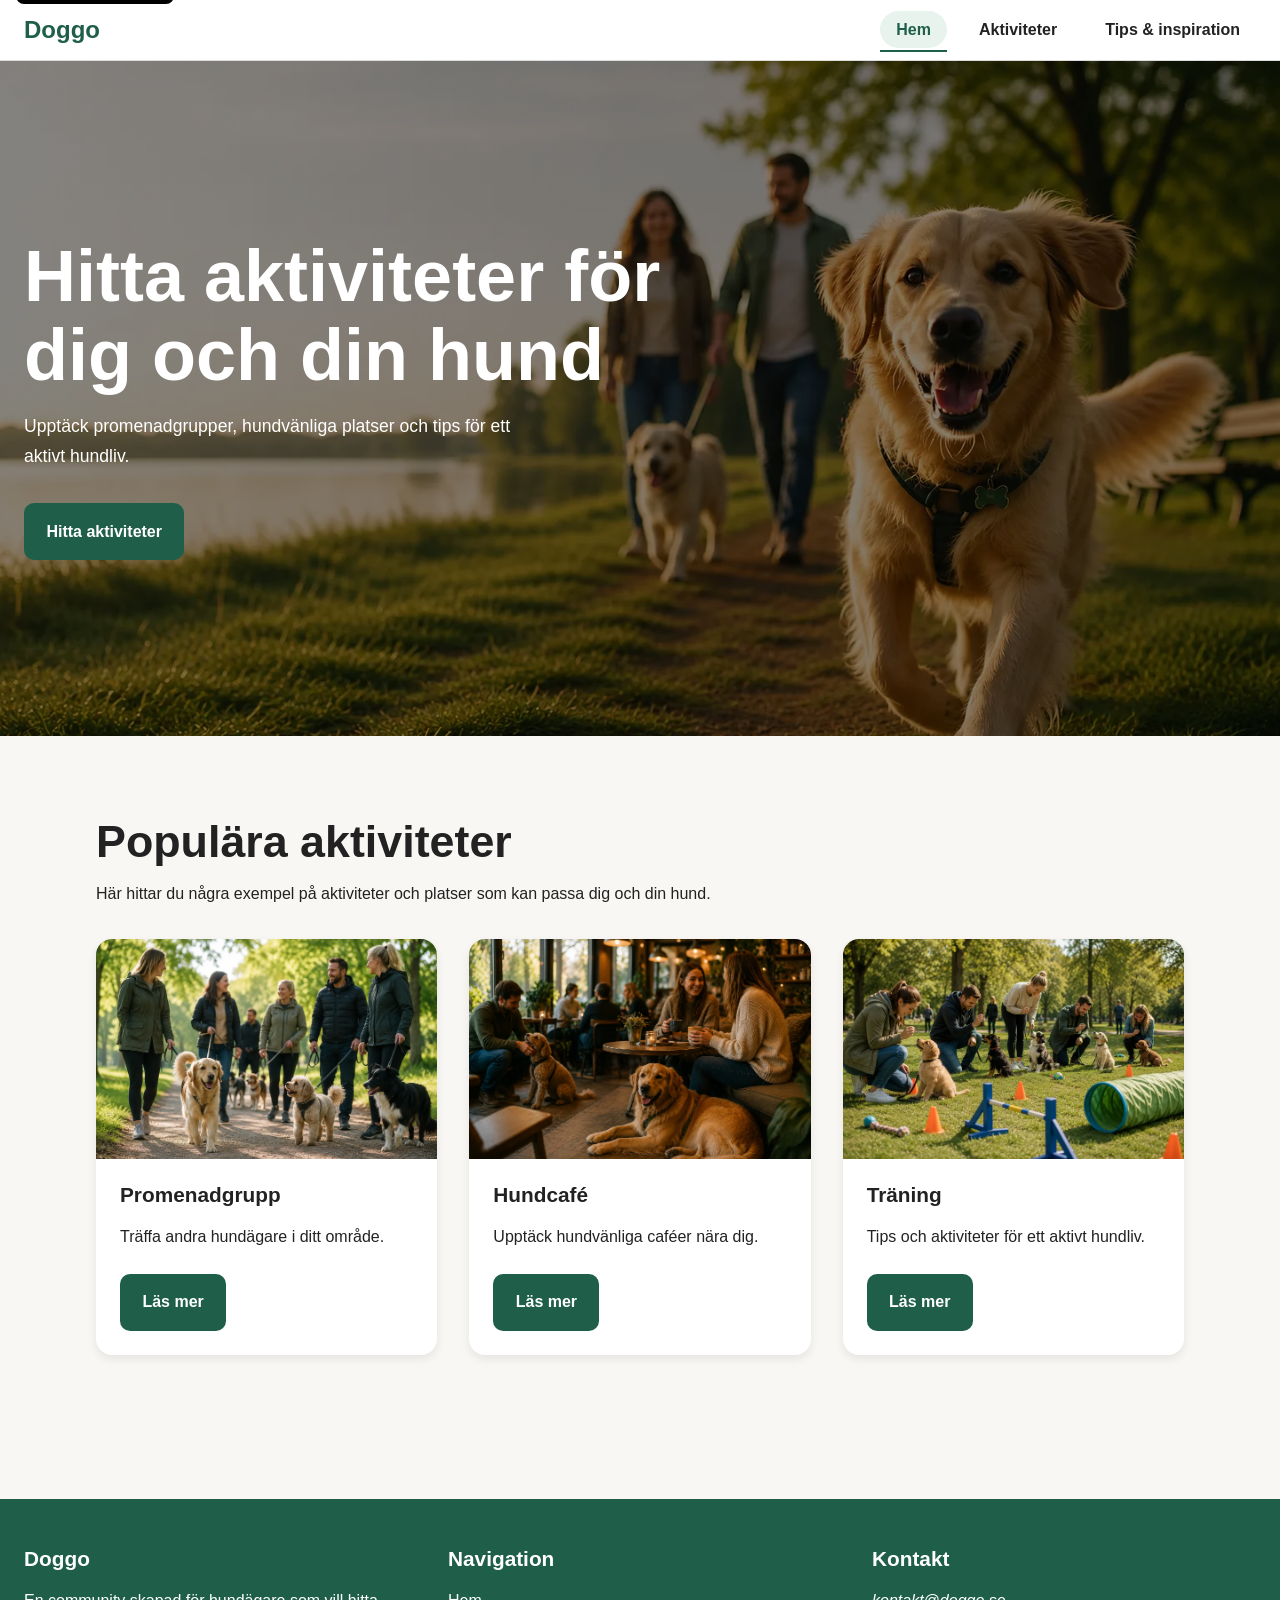
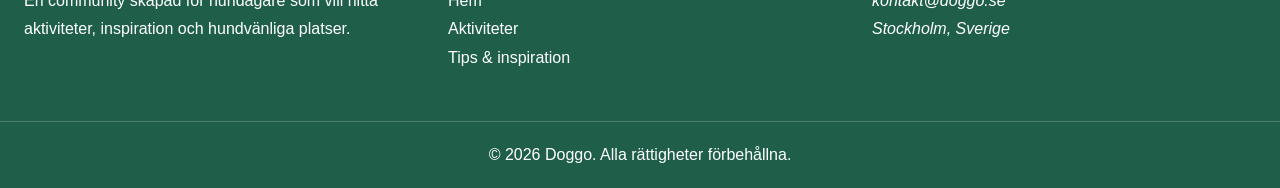
<file: index.html>
<!-- DOGGO Startsida -->
<!DOCTYPE html>
<html lang="sv">

<head>
  <meta charset="UTF-8">
  <meta name="viewport" content="width=device-width, initial-scale=1.0">
  <meta name="author" content="Kinga Szayer">
  <meta name="keywords"
    content="hundar, hundaktiviteter, hundträning, hundvänliga caféer, promenadgrupper, hundliv, Stockholm">
  <!-- SEO: kort beskrivning av webbplatsen -->
  <meta name="description"
    content="Doggo är en responsiv webbplats för hundägare med aktiviteter, tips och inspiration för ett aktivt hundliv.">

  <title>Doggo | Aktiviteter och inspiration för hundägare</title>

  <!-- Koppling till CSS-filen -->
  <link rel="stylesheet" href="css/style.css">
</head>

<body>
  <!-- Skip link för tangentbordsanvändare -->
  <a class="skip-link" href="#main-content">Hoppa till innehåll</a>

  <!-- Header med logotyp och responsiv huvudnavigation -->
  <header class="site-header">
    <a class="logo" href="index.html">Doggo</a>

    <!-- Mobilmeny utan JavaScript -->
    <details class="mobile-menu">
      <summary>☰ Meny</summary>

      <nav aria-label="Mobilnavigation">
        <ul>
          <li><a href="index.html" aria-current="page">Hem</a></li>
          <li><a href="aktiviteter.html">Aktiviteter</a></li>
          <li><a href="tips.html">Tips & inspiration</a></li>
        </ul>
      </nav>
    </details>

    <!-- Desktopnavigation -->
    <nav class="main-nav" aria-label="Huvudnavigation">
      <ul>
        <li><a href="index.html" aria-current="page">Hem</a></li>
        <li><a href="aktiviteter.html">Aktiviteter</a></li>
        <li><a href="tips.html">Tips & inspiration</a></li>
      </ul>
    </nav>
  </header>

  <!-- Main - Sidans huvudinnehåll -->
  <main id="main-content">
    <!-- Hero-sektion för startsidan -->
    <section class="hero" aria-labelledby="hero-heading">
      <div class="hero-content">
        <h1 id="hero-heading">Hitta aktiviteter för dig och din hund</h1>

        <p>
          Upptäck promenadgrupper, hundvänliga platser och tips för ett
          aktivt hundliv.
        </p>

        <a class="button" href="aktiviteter.html">Hitta aktiviteter</a>
      </div>
    </section>

    <!-- Populära aktiviteter på startsidan -->
    <section class="featured-activities" aria-labelledby="featured-heading">
      <div class="section-intro">
        <h2 id="featured-heading">Populära aktiviteter</h2>
        <p>
          Här hittar du några exempel på aktiviteter och platser som kan passa
          dig och din hund.
        </p>
      </div>

      <div class="card-grid">
        <article class="card">
          <img src="assets/images/walk.webp" alt="Hundägare promenerar tillsammans med sina hundar i en grön park."
            class="card-image" loading="lazy">

          <div class="card-content">
            <h3>Promenadgrupp</h3>
            <p>Träffa andra hundägare i ditt område.</p>
            <a class="button" href="promenadgrupp.html">Läs mer</a>
          </div>
        </article>

        <article class="card">
          <img src="assets/images/cafe.webp" alt="Hundägare fikar tillsammans med sina hundar på ett hundvänligt café."
            class="card-image" loading="lazy">

          <div class="card-content">
            <h3>Hundcafé</h3>
            <p>Upptäck hundvänliga caféer nära dig.</p>
            <a class="button" href="hundcafe.html">Läs mer</a>
          </div>
        </article>

        <article class="card">
          <img src="assets/images/puppy-training.webp"
            alt="Hundägare tränar tillsammans med sina valpar utomhus i en park." class="card-image" loading="lazy">

          <div class="card-content">
            <h3>Träning</h3>
            <p>Tips och aktiviteter för ett aktivt hundliv.</p>
            <a class="button" href="valptraning.html">Läs mer</a>
          </div>
        </article>
      </div>
    </section>
  </main>

  <!-- Footer -->
  <footer class="site-footer">
    <div class="footer-content">

      <!-- Om Doggo -->
      <section class="footer-section">
        <h2>Doggo</h2>
        <p>
          En community skapad för hundägare som vill hitta aktiviteter,
          inspiration och hundvänliga platser.
        </p>
      </section>

      <!-- Footer-navigation -->
      <nav class="footer-section" aria-label="Sidfotens navigation">
        <h2>Navigation</h2>
        <ul>
          <li><a href="index.html">Hem</a></li>
          <li><a href="aktiviteter.html">Aktiviteter</a></li>
          <li><a href="tips.html">Tips & inspiration</a></li>
        </ul>
      </nav>

      <!-- Kontaktinformation -->
      <section class="footer-section">
        <h2>Kontakt</h2>

        <address>
          <p>
            <a href="mailto:kontakt@doggo.se">kontakt@doggo.se</a>
          </p>

          <p>Stockholm, Sverige</p>
        </address>
      </section>
    </div>

    <div class="footer-bottom">
      <p>&copy; 2026 Doggo. Alla rättigheter förbehållna.</p>
    </div>
  </footer>

</body>

</html>
</file>
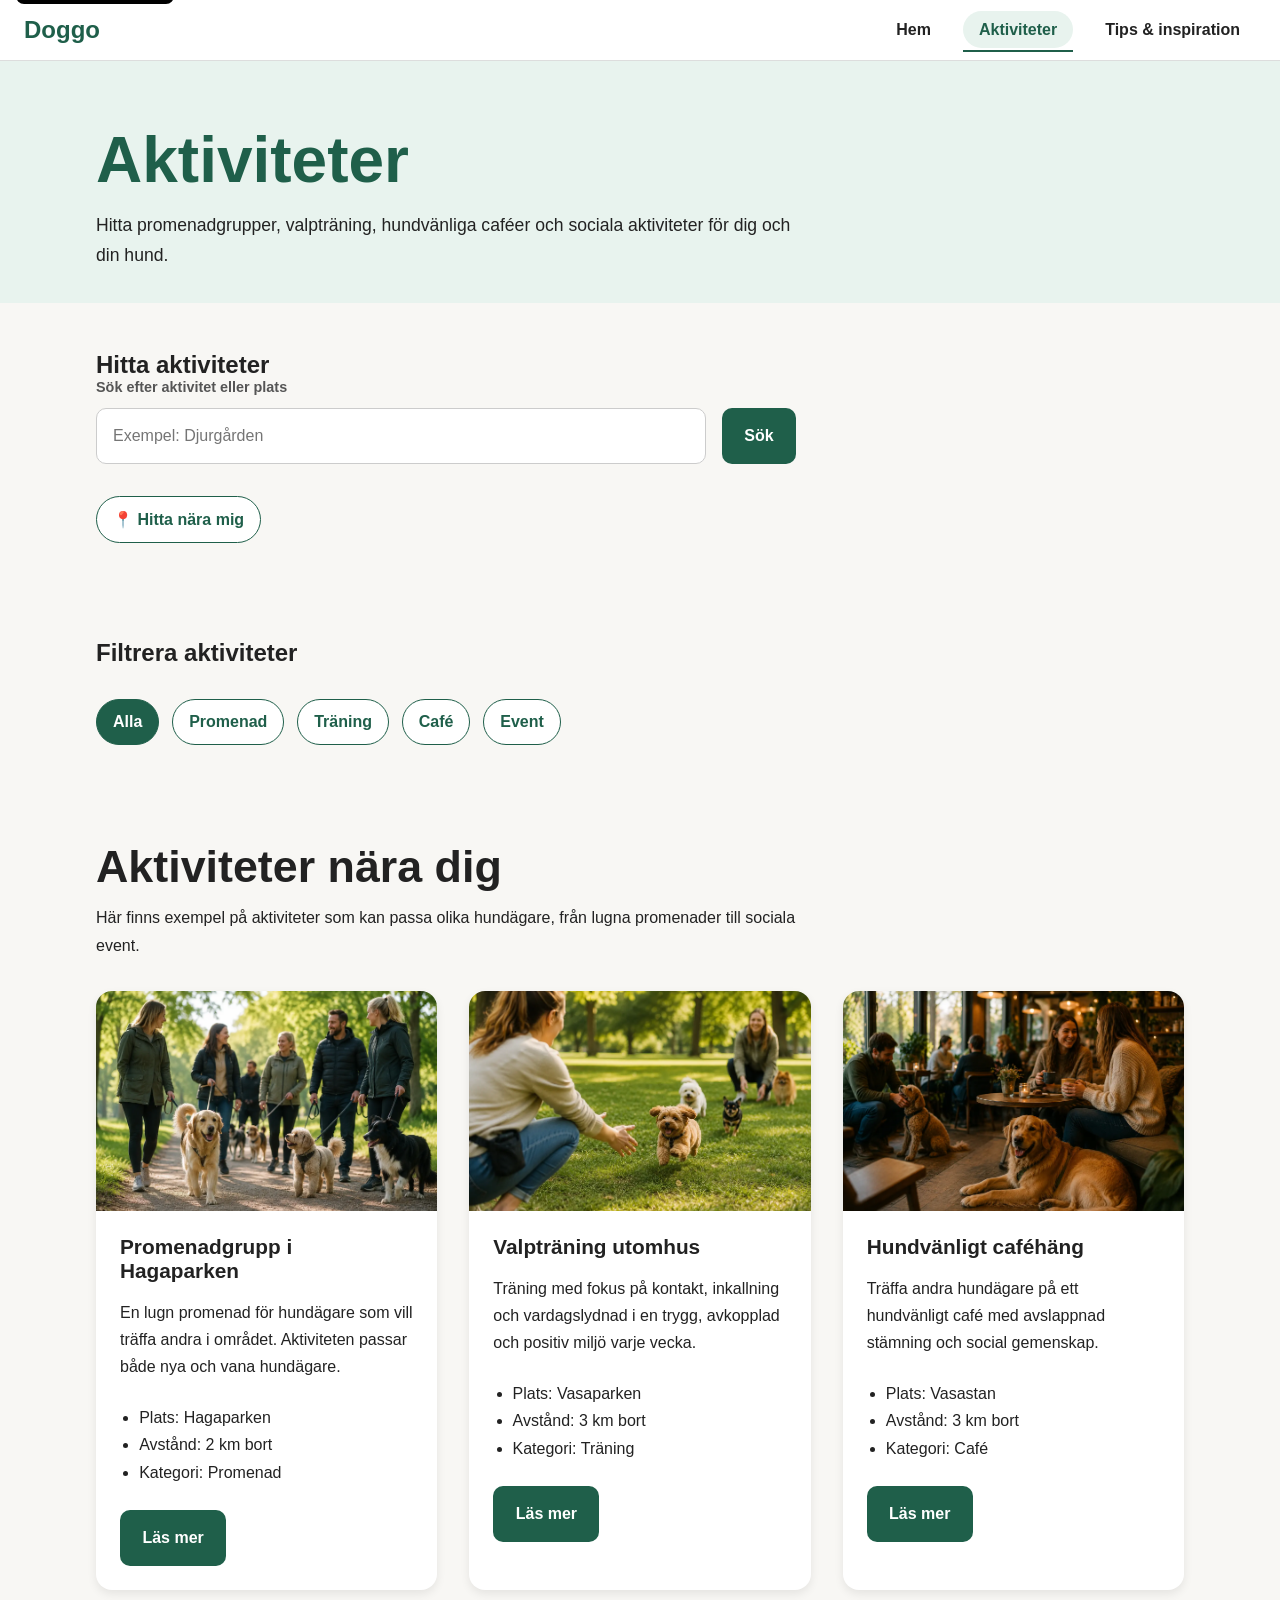
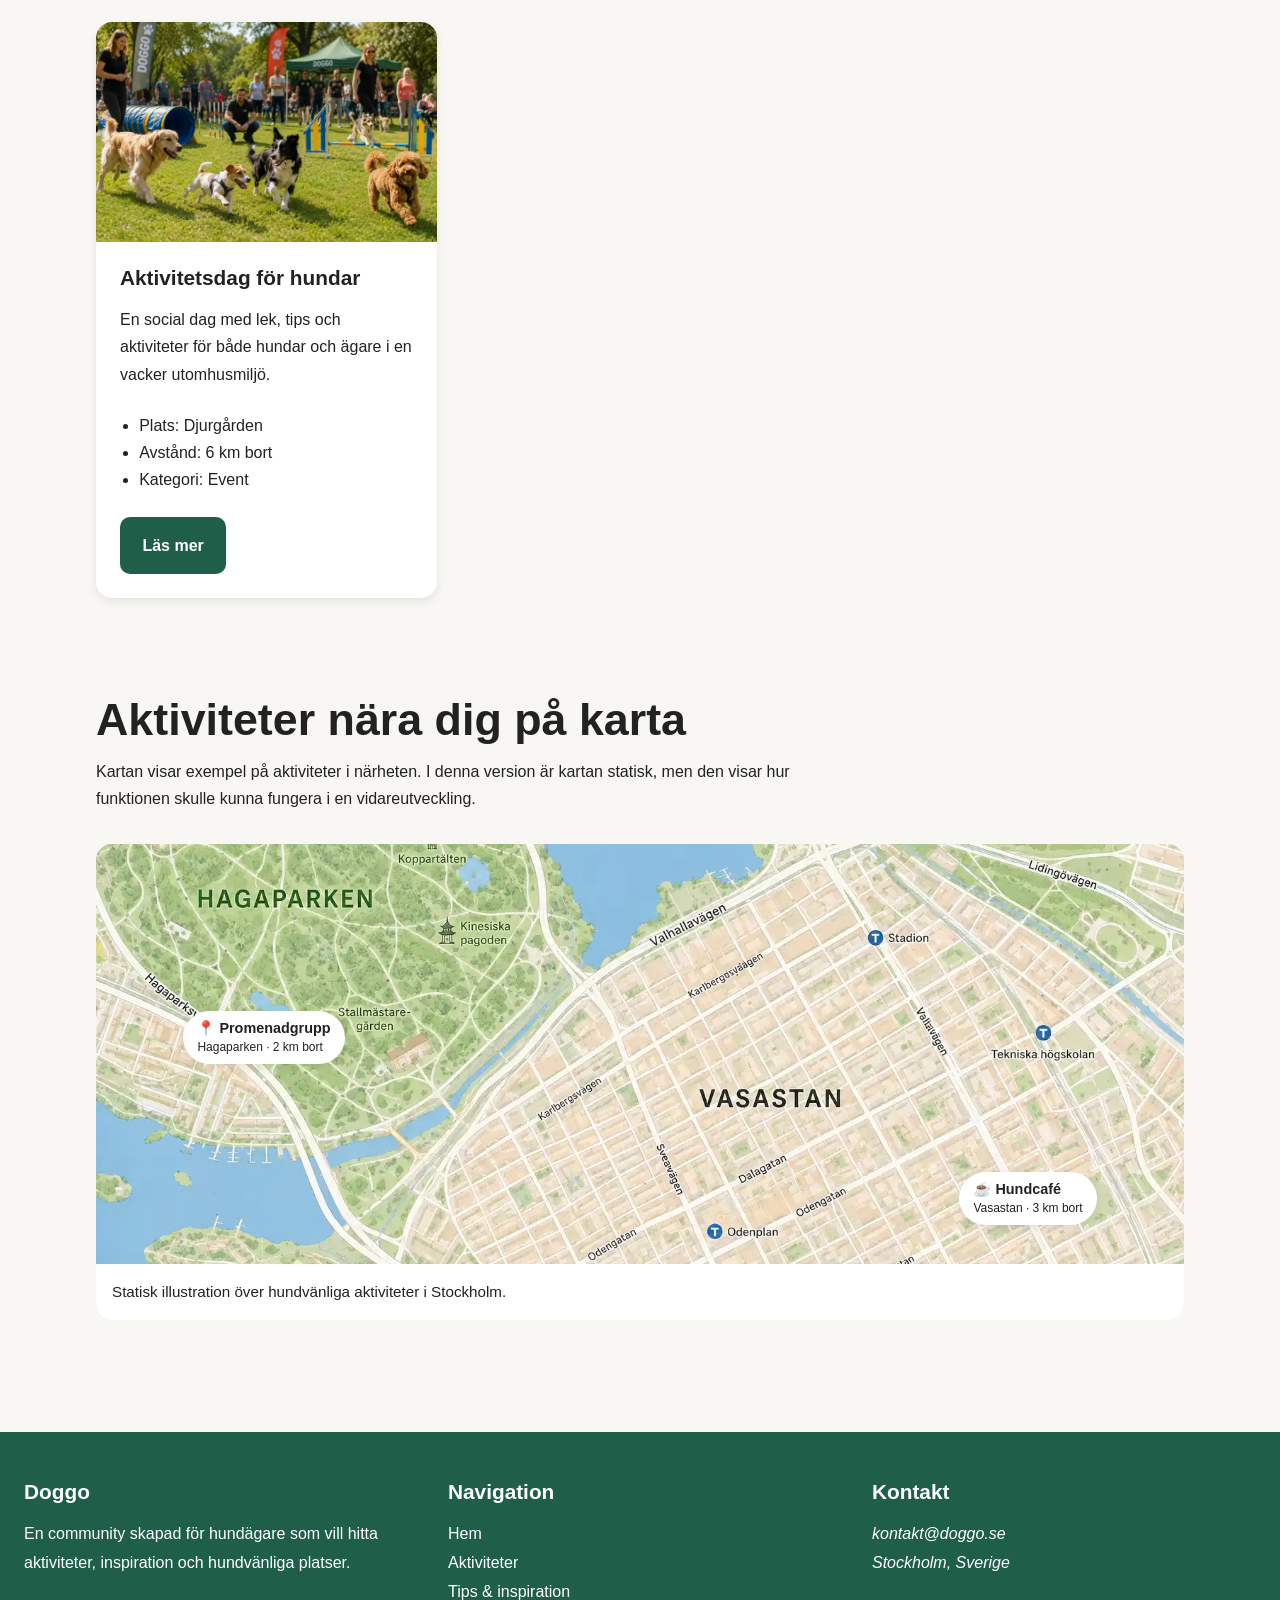
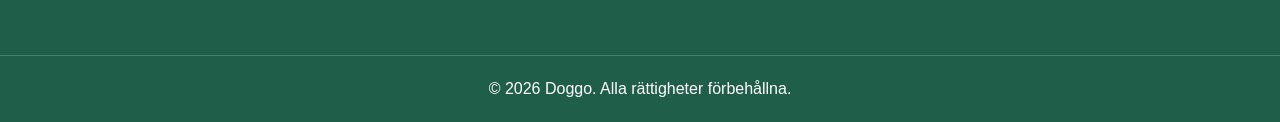
<file: aktiviteter.html>
<!DOCTYPE html>
<html lang="sv">

<head>
    <meta charset="UTF-8" />
    <meta name="viewport" content="width=device-width, initial-scale=1.0" />

    <!-- SEO: kort beskrivning av sidan -->
    <meta name="description"
        content="Hitta hundaktiviteter, promenadgrupper, valpträning och hundvänliga caféer med Doggo." />

    <title>Aktiviteter | Doggo</title>

    <!-- Koppling till CSS-filen -->
    <link rel="stylesheet" href="css/style.css" />
</head>

<body>
    <!-- Skip link för tangentbordsanvändare -->
    <a class="skip-link" href="#main-content">Hoppa till innehåll</a>

    <!-- Header med logotyp och responsiv huvudnavigation -->
    <header class="site-header">
        <a class="logo" href="index.html">Doggo</a>

        <!-- Mobilmeny utan JavaScript -->
        <details class="mobile-menu">
            <summary>☰ Meny</summary>

            <nav aria-label="Mobilnavigation">
                <ul>
                    <li><a href="index.html">Hem</a></li>
                    <li><a href="aktiviteter.html" aria-current="page">Aktiviteter</a></li>
                    <li><a href="tips.html">Tips & inspiration</a></li>
                </ul>
            </nav>
        </details>

        <!-- Desktopnavigation -->
        <nav class="main-nav" aria-label="Huvudnavigation">
            <ul>
                <li><a href="index.html">Hem</a></li>
                <li><a href="aktiviteter.html" aria-current="page">Aktiviteter</a></li>
                <li><a href="tips.html">Tips & inspiration</a></li>
            </ul>
        </nav>
    </header>

    <!-- Sidans huvudinnehåll -->
    <main id="main-content">
        <!-- Sidans introduktion -->
        <section class="page-hero" aria-labelledby="activities-heading">
            <h1 id="activities-heading">Aktiviteter</h1>

            <p>
                Hitta promenadgrupper, valpträning, hundvänliga caféer och sociala
                aktiviteter för dig och din hund.
            </p>
        </section>

        <!-- Sökfunktion och hitta nära mig -->
        <section class="activity-tools" aria-labelledby="tools-heading">

            <!-- Sökfältet är visuellt och visar hur en sökfunktion kan se ut.
                 Sök länken leder till aktivitetslistan så att inget är dött. -->
            <section class="search-form" aria-labelledby="search-heading">
                <h2 id="search-heading">Hitta aktiviteter</h2>

                <label for="activity-search">Sök efter aktivitet eller plats</label>

                <div class="search-row">
                    <input type="search" autocomplete="off" id="activity-search" name="search"
                        placeholder="Exempel: Djurgården" />

                    <a class="button" href="#activity-list-heading">Sök</a>
                </div>
            </section>

            <a class="secondary-button" href="#map-section">📍 Hitta nära mig</a>
        </section>

        <!-- Filtrering -->
        <section class="filter-section" aria-labelledby="filter-heading">
            <h2 id="filter-heading">Filtrera aktiviteter</h2>

            <div class="filter-list" aria-label="Filtrera aktiviteter efter kategori">
                <a class="filter-button active-filter" href="aktiviteter.html">Alla</a>
                <a class="filter-button" href="#promenadgrupp">Promenad</a>
                <a class="filter-button" href="#valptraning">Träning</a>
                <a class="filter-button" href="#hundcafe">Café</a>
                <a class="filter-button" href="#aktivitetsdag">Event</a>
            </div>
        </section>

        <!-- Aktivitetskort -->
        <section class="activities-list" aria-labelledby="activity-list-heading">
            <div class="section-intro">
                <h2 id="activity-list-heading">Aktiviteter nära dig</h2>

                <p>
                    Här finns exempel på aktiviteter som kan passa olika hundägare,
                    från lugna promenader till sociala event.
                </p>
            </div>

            <div class="card-grid">
                <article class="card" id="promenadgrupp">
                    <img src="assets/images/walk.webp"
                        alt="Hundägare promenerar tillsammans med sina hundar i Hagaparken." class="card-image"
                        loading="lazy" />

                    <div class="card-content">
                        <h3>Promenadgrupp i Hagaparken</h3>

                        <p>
                            En lugn promenad för hundägare som vill träffa andra i området.
                            Aktiviteten passar både nya och vana hundägare.
                        </p>

                        <ul class="card-info">
                            <li>Plats: Hagaparken</li>
                            <li>Avstånd: 2 km bort</li>
                            <li>Kategori: Promenad</li>
                        </ul>

                        <a class="button" href="promenadgrupp.html">Läs mer</a>
                    </div>
                </article>

                <article class="card" id="valptraning">
                    <img src="assets/images/comehere.webp"
                        alt="Hundägare tränar inkallning tillsammans med sina valpar i en park." class="card-image"
                        loading="lazy" />

                    <div class="card-content">
                        <h3>Valpträning utomhus</h3>

                        <p>
                            Träning med fokus på kontakt, inkallning och vardagslydnad i en
                            trygg, avkopplad och positiv miljö varje vecka.
                        </p>

                        <ul class="card-info">
                            <li>Plats: Vasaparken</li>
                            <li>Avstånd: 3 km bort</li>
                            <li>Kategori: Träning</li>
                        </ul>

                        <a class="button" href="valptraning.html">Läs mer</a>
                    </div>
                </article>

                <article class="card" id="hundcafe">
                    <img src="assets/images/cafe.webp"
                        alt="Hundägare fikar tillsammans med sina hundar på en uteservering." class="card-image"
                        loading="lazy" />

                    <div class="card-content">
                        <h3>Hundvänligt caféhäng</h3>

                        <p>
                            Träffa andra hundägare på ett hundvänligt café med avslappnad
                            stämning och social gemenskap.
                        </p>

                        <ul class="card-info">
                            <li>Plats: Vasastan</li>
                            <li>Avstånd: 3 km bort</li>
                            <li>Kategori: Café</li>
                        </ul>

                        <a class="button" href="hundcafe.html">Läs mer</a>
                    </div>
                </article>

                <article class="card" id="aktivitetsdag">
                    <img src="assets/images/activity-day.webp"
                        alt="Hundar och hundägare deltar i en aktivitetsdag utomhus." class="card-image"
                        loading="lazy" />

                    <div class="card-content">
                        <h3>Aktivitetsdag för hundar</h3>

                        <p>
                            En social dag med lek, tips och aktiviteter för både hundar och
                            ägare i en vacker utomhusmiljö.
                        </p>

                        <ul class="card-info">
                            <li>Plats: Djurgården</li>
                            <li>Avstånd: 6 km bort</li>
                            <li>Kategori: Event</li>
                        </ul>

                        <a class="button" href="aktivitetsdag.html">Läs mer</a>
                    </div>
                </article>
            </div>
        </section>

        <!-- Statisk karta -->
        <section class="map-section" id="map-section" aria-labelledby="map-heading">
            <div class="section-intro">
                <h2 id="map-heading">Aktiviteter nära dig på karta</h2>

                <p>
                    Kartan visar exempel på aktiviteter i närheten. I denna version är
                    kartan statisk, men den visar hur funktionen skulle kunna fungera i
                    en vidareutveckling.
                </p>
            </div>

            <!-- Kartillustration med exempel på aktiviteter i närheten -->
            <figure class="map-wrapper">

                <img src="assets/images/map.webp"
                    alt="Illustrerad karta över delar av Stockholm med markerade aktiviteter i närheten."
                    class="map-image" loading="lazy" />

                <a class="map-pin pin-one" href="promenadgrupp.html">
                    📍 Promenadgrupp
                    <span>Hagaparken · 2 km bort</span>
                </a>

                <a class="map-pin pin-two" href="hundcafe.html">
                    ☕ Hundcafé
                    <span>Vasastan · 3 km bort</span>
                </a>

                <figcaption>
                    Statisk illustration över hundvänliga aktiviteter i Stockholm.
                </figcaption>

            </figure>
        </section>
    </main>

    <!-- Footer -->
    <footer class="site-footer">
        <div class="footer-content">

            <!-- Om Doggo -->
            <section class="footer-section">
                <h2>Doggo</h2>
                <p>
                    En community skapad för hundägare som vill hitta aktiviteter,
                    inspiration och hundvänliga platser.
                </p>
            </section>

            <!-- Footer-navigation -->
            <nav class="footer-section" aria-label="Sidfotens navigation">
                <h2>Navigation</h2>
                <ul>
                    <li><a href="index.html">Hem</a></li>
                    <li><a href="aktiviteter.html">Aktiviteter</a></li>
                    <li><a href="tips.html">Tips & inspiration</a></li>
                </ul>
            </nav>

            <!-- Kontaktinformation -->
            <section class="footer-section">
                <h2>Kontakt</h2>

                <address>
                    <p>
                        <a href="mailto:kontakt@doggo.se">kontakt@doggo.se</a>
                    </p>

                    <p>Stockholm, Sverige</p>
                </address>
            </section>
        </div>

        <div class="footer-bottom">
            <p>&copy; 2026 Doggo. Alla rättigheter förbehållna.</p>
        </div>
    </footer>

</body>

</html>
</file>
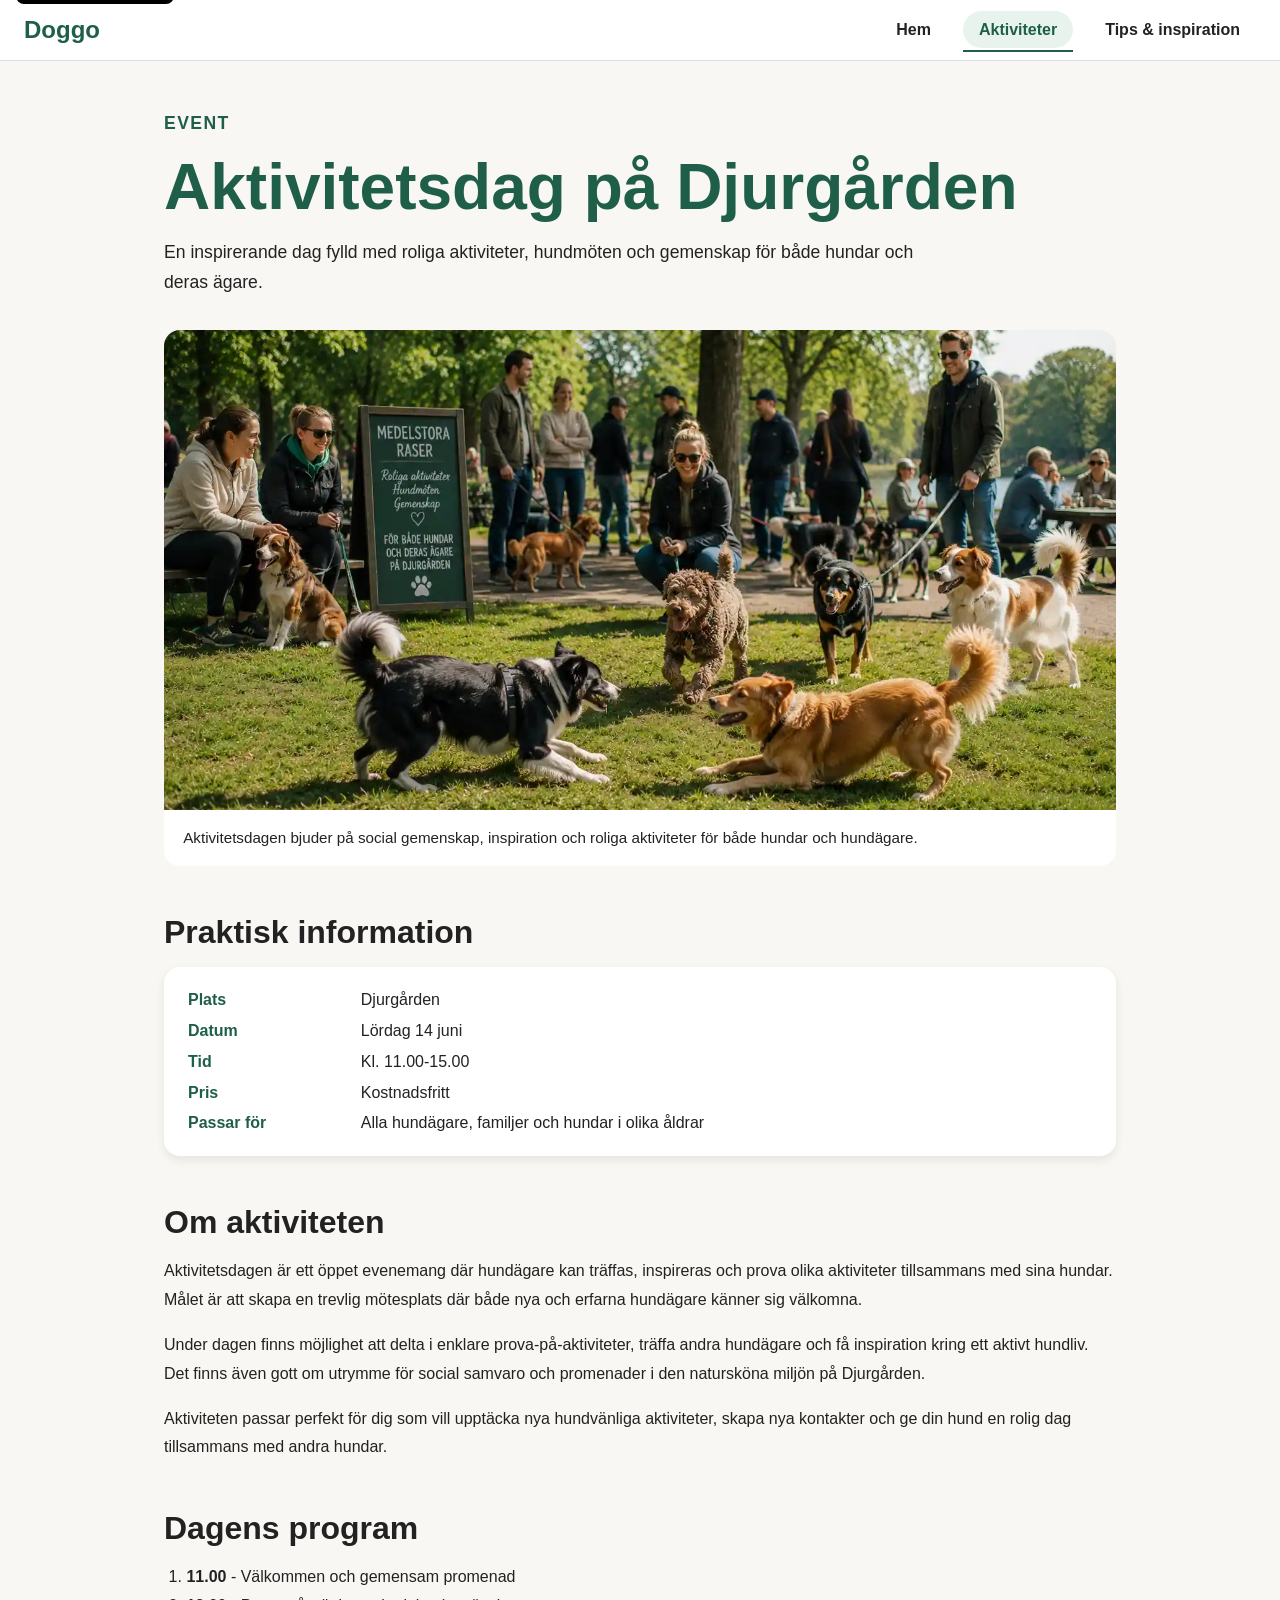
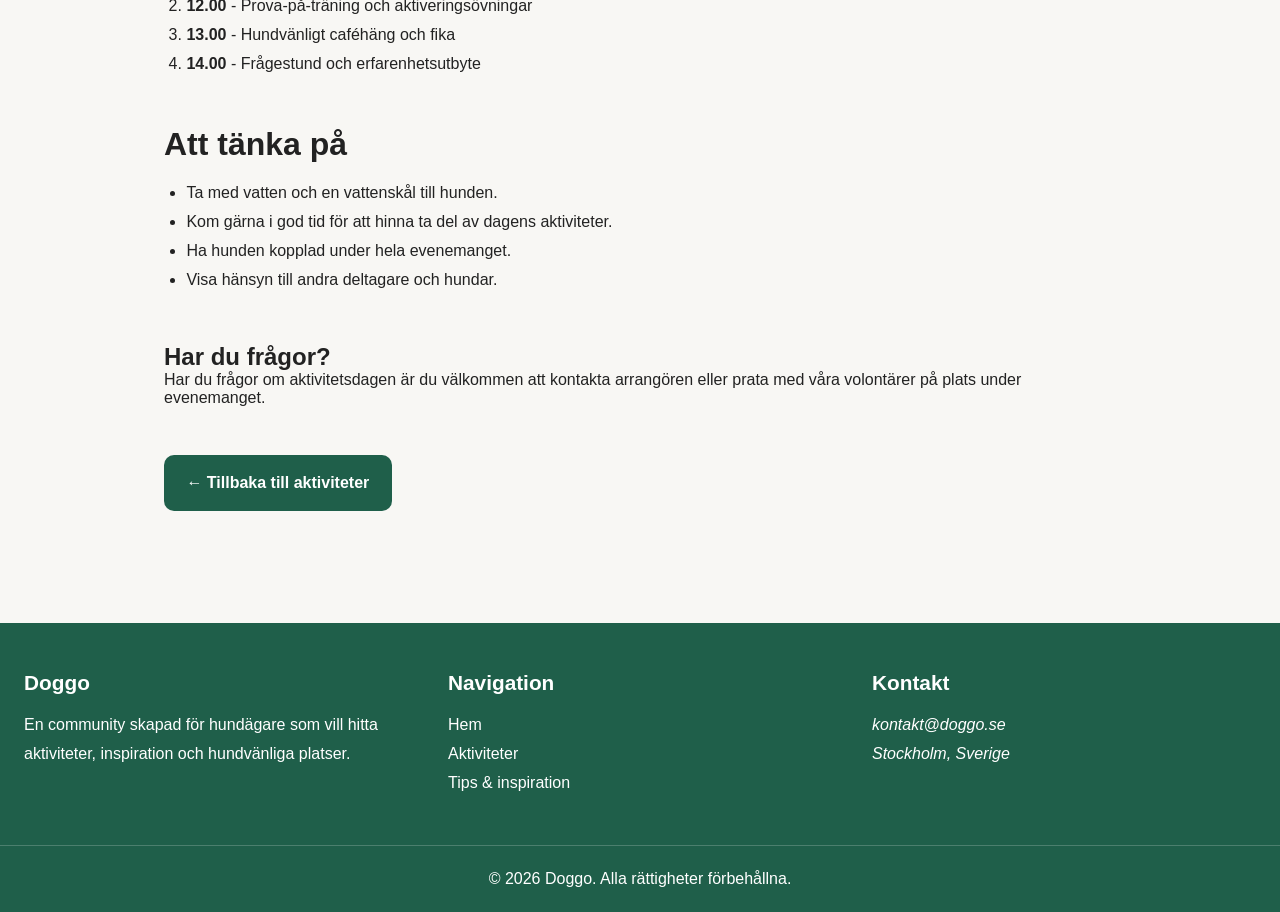
<file: aktivitetsdag.html>
<!DOCTYPE html>
<html lang="sv">

<head>
  <meta charset="UTF-8" />
  <meta name="viewport" content="width=device-width, initial-scale=1.0" />

  <!-- SEO: kort beskrivning av detaljsidan -->
  <meta name="description"
    content="Läs mer om Aktivitetsdagen på Djurgården med roliga aktiviteter, hundmöten och inspiration för hela familjen." />

  <title>Aktivitetsdag på Djurgården | Doggo</title>

  <!-- Koppling till CSS-filen -->
  <link rel="stylesheet" href="css/style.css" />
</head>

<body>
  <!-- Skip link för tangentbordsanvändare -->
  <a class="skip-link" href="#main-content">Hoppa till innehåll</a>

  <!-- Header med logotyp och responsiv huvudnavigation -->
  <header class="site-header">
    <a class="logo" href="index.html">Doggo</a>

    <!-- Mobilmeny utan JavaScript -->
    <details class="mobile-menu">
      <summary>☰ Meny</summary>

      <nav aria-label="Mobilnavigation">
        <ul>
          <li><a href="index.html">Hem</a></li>
          <li><a href="aktiviteter.html" aria-current="page">Aktiviteter</a></li>
          <li><a href="tips.html">Tips & inspiration</a></li>
        </ul>
      </nav>
    </details>

    <!-- Desktopnavigation -->
    <nav class="main-nav" aria-label="Huvudnavigation">
      <ul>
        <li><a href="index.html">Hem</a></li>
        <li><a href="aktiviteter.html" aria-current="page">Aktiviteter</a></li>
        <li><a href="tips.html">Tips & inspiration</a></li>
      </ul>
    </nav>
  </header>

  <!-- Huvudinnehåll -->
  <main id="main-content">
    <!-- Detaljsidan använder article eftersom innehållet beskriver en specifik aktivitet -->
    <article class="activity-page">

      <!-- Aktivitetens rubrik och introduktion -->
      <header class="activity-header">
        <p class="eyebrow">Event</p>

        <h1>Aktivitetsdag på Djurgården</h1>

        <p>
          En inspirerande dag fylld med roliga aktiviteter, hundmöten och gemenskap
          för både hundar och deras ägare.
        </p>
      </header>

      <!-- Bild med figcaption -->
      <figure class="activity-figure">
        <img src="assets/images/activity-day-djugarden.webp"
          alt="Hundägare och hundar deltar i en aktivitetsdag utomhus." loading="lazy" />

        <figcaption>
          Aktivitetsdagen bjuder på social gemenskap, inspiration och roliga aktiviteter
          för både hundar och hundägare.
        </figcaption>
      </figure>

      <!-- Praktisk information -->
      <section class="activity-info" aria-labelledby="info-heading">
        <h2 id="info-heading">Praktisk information</h2>

        <dl class="activity-details">

          <dt>Plats</dt>
          <dd>Djurgården</dd>

          <dt>Datum</dt>
          <dd>Lördag 14 juni</dd>

          <dt>Tid</dt>
          <dd>Kl. 11.00-15.00</dd>

          <dt>Pris</dt>
          <dd>Kostnadsfritt</dd>

          <dt>Passar för</dt>
          <dd>Alla hundägare, familjer och hundar i olika åldrar</dd>

        </dl>
      </section>

      <!-- Beskrivning av aktiviteten -->
      <section class="activity-description" aria-labelledby="about-heading">

        <h2 id="about-heading">Om aktiviteten</h2>

        <p>
          Aktivitetsdagen är ett öppet evenemang där hundägare kan träffas,
          inspireras och prova olika aktiviteter tillsammans med sina hundar.
          Målet är att skapa en trevlig mötesplats där både nya och erfarna
          hundägare känner sig välkomna.
        </p>

        <p>
          Under dagen finns möjlighet att delta i enklare prova-på-aktiviteter,
          träffa andra hundägare och få inspiration kring ett aktivt hundliv.
          Det finns även gott om utrymme för social samvaro och promenader i den
          natursköna miljön på Djurgården.
        </p>

        <p>
          Aktiviteten passar perfekt för dig som vill upptäcka nya hundvänliga
          aktiviteter, skapa nya kontakter och ge din hund en rolig dag tillsammans
          med andra hundar.
        </p>

      </section>

      <!-- Dagens program -->
      <section class="activity-program" aria-labelledby="program-heading">

        <h2 id="program-heading">Dagens program</h2>

        <ol>

          <li>
            <strong>11.00</strong> - Välkommen och gemensam promenad
          </li>

          <li>
            <strong>12.00</strong> - Prova-på-träning och aktiveringsövningar
          </li>

          <li>
            <strong>13.00</strong> - Hundvänligt caféhäng och fika
          </li>

          <li>
            <strong>14.00</strong> - Frågestund och erfarenhetsutbyte
          </li>

        </ol>

      </section>

      <!-- Att tänka på -->
      <section class="activity-tips" aria-labelledby="tips-heading">

        <h2 id="tips-heading">Att tänka på</h2>

        <ul>

          <li>Ta med vatten och en vattenskål till hunden.</li>

          <li>Kom gärna i god tid för att hinna ta del av dagens aktiviteter.</li>

          <li>Ha hunden kopplad under hela evenemanget.</li>

          <li>Visa hänsyn till andra deltagare och hundar.</li>

        </ul>

      </section>

      <section aria-labelledby="contact-heading">

        <h2 id="contact-heading">
          Har du frågor?
        </h2>

        <p>
          Har du frågor om aktivitetsdagen är du välkommen att kontakta arrangören eller prata med våra volontärer på
          plats under evenemanget.
        </p>

      </section>

      <!-- Sidans avslutning -->
      <footer class="activity-footer">
        <a class="button" href="aktiviteter.html">← Tillbaka till aktiviteter</a>
      </footer>
    </article>
  </main>

  <!-- Footer -->
  <footer class="site-footer">
    <div class="footer-content">

      <!-- Om Doggo -->
      <section class="footer-section">
        <h2>Doggo</h2>
        <p>
          En community skapad för hundägare som vill hitta aktiviteter,
          inspiration och hundvänliga platser.
        </p>
      </section>

      <!-- Footer-navigation -->
      <nav class="footer-section" aria-label="Sidfotens navigation">
        <h2>Navigation</h2>
        <ul>
          <li><a href="index.html">Hem</a></li>
          <li><a href="aktiviteter.html">Aktiviteter</a></li>
          <li><a href="tips.html">Tips & inspiration</a></li>
        </ul>
      </nav>

      <!-- Kontaktinformation -->
      <section class="footer-section">
        <h2>Kontakt</h2>

        <address>
          <p>
            <a href="mailto:kontakt@doggo.se">kontakt@doggo.se</a>
          </p>

          <p>Stockholm, Sverige</p>
        </address>
      </section>
    </div>

    <div class="footer-bottom">
      <p>&copy; 2026 Doggo. Alla rättigheter förbehållna.</p>
    </div>
  </footer>

</body>

</html>
</file>
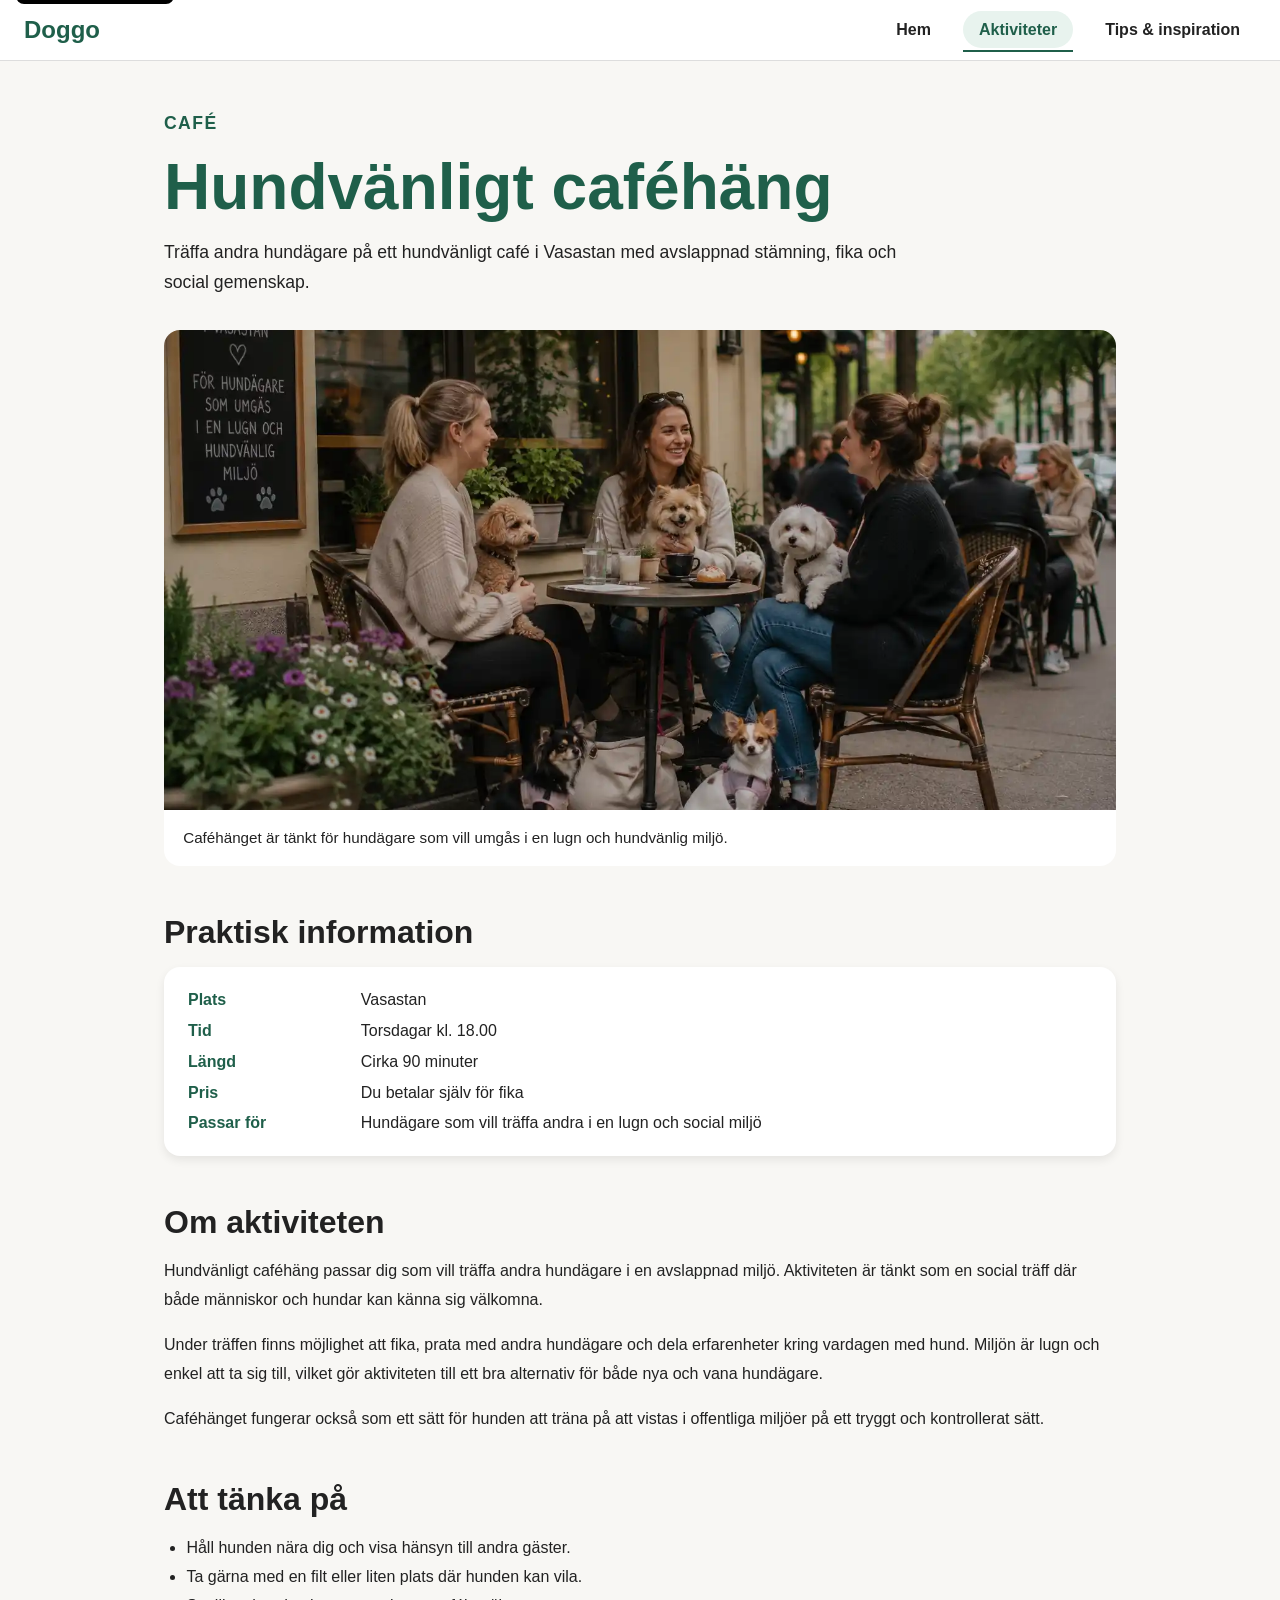
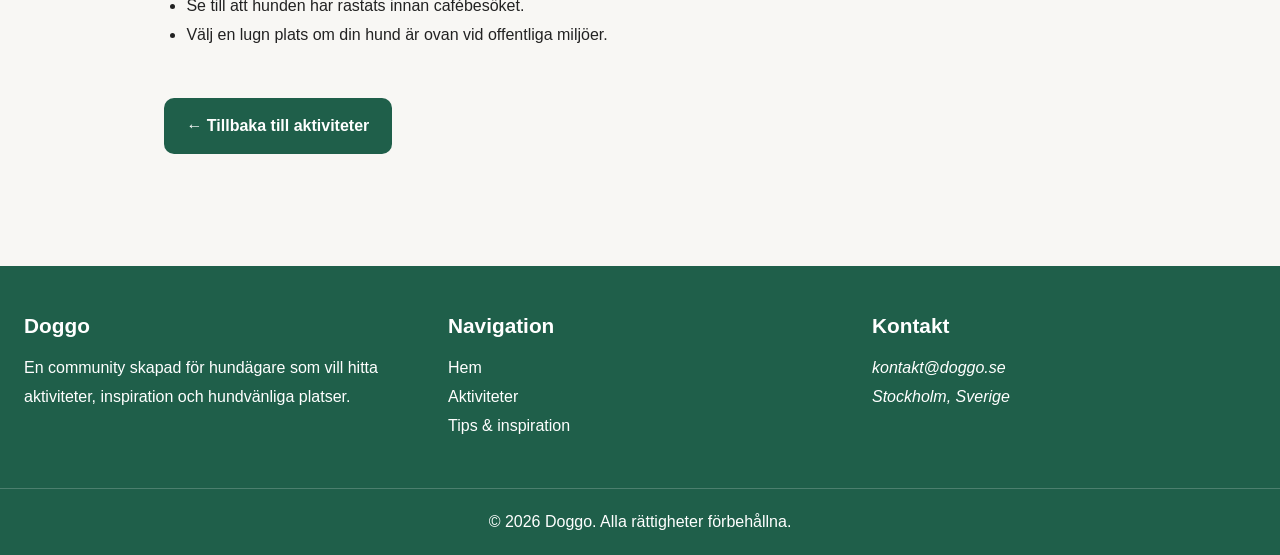
<file: hundcafe.html>
<!DOCTYPE html>
<html lang="sv">

<head>
  <meta charset="UTF-8" />
  <meta name="viewport" content="width=device-width, initial-scale=1.0" />

  <!-- SEO: kort beskrivning av detaljsidan -->
  <meta name="description"
    content="Läs mer om hundvänligt caféhäng i Vasastan där hundägare kan träffas i en lugn och social cafémiljö." />

  <title>Hundvänligt caféhäng | Doggo</title>

  <!-- Koppling till CSS-filen -->
  <link rel="stylesheet" href="css/style.css" />
</head>

<body>
  <!-- Skip link för tangentbordsanvändare -->
  <a class="skip-link" href="#main-content">Hoppa till innehåll</a>

  <!-- Header med logotyp och responsiv huvudnavigation -->
  <header class="site-header">
    <a class="logo" href="index.html">Doggo</a>

    <!-- Mobilmeny utan JavaScript -->
    <details class="mobile-menu">
      <summary>☰ Meny</summary>

      <nav aria-label="Mobilnavigation">
        <ul>
          <li><a href="index.html">Hem</a></li>
          <li><a href="aktiviteter.html" aria-current="page">Aktiviteter</a></li>
          <li><a href="tips.html">Tips & inspiration</a></li>
        </ul>
      </nav>
    </details>

    <!-- Desktopnavigation -->
    <nav class="main-nav" aria-label="Huvudnavigation">
      <ul>
        <li><a href="index.html">Hem</a></li>
        <li><a href="aktiviteter.html" aria-current="page">Aktiviteter</a></li>
        <li><a href="tips.html">Tips & inspiration</a></li>
      </ul>
    </nav>
  </header>

  <!-- Huvudinnehåll -->
  <main id="main-content">
    <!-- Detaljsidan använder article eftersom innehållet beskriver en specifik aktivitet -->
    <article class="activity-page">
      <!-- Aktivitetens rubrik och introduktion -->
      <header class="activity-header">
        <p class="eyebrow">Café</p>

        <h1>Hundvänligt caféhäng</h1>

        <p>
          Träffa andra hundägare på ett hundvänligt café i Vasastan med avslappnad
          stämning, fika och social gemenskap.
        </p>
      </header>

      <!-- Bild med figcaption -->
      <figure class="activity-figure">
        <img src="assets/images/vasa-cafe.webp" alt="Hundägare sitter tillsammans med sina hundar på ett mysigt café."
          loading="lazy" />

        <figcaption>
          Caféhänget är tänkt för hundägare som vill umgås i en lugn och
          hundvänlig miljö.
        </figcaption>
      </figure>

      <!-- Praktisk information -->
      <section class="activity-info" aria-labelledby="info-heading">
        <h2 id="info-heading">Praktisk information</h2>

        <dl class="activity-details">
          <dt>Plats</dt>
          <dd>Vasastan</dd>

          <dt>Tid</dt>
          <dd>Torsdagar kl. 18.00</dd>

          <dt>Längd</dt>
          <dd>Cirka 90 minuter</dd>

          <dt>Pris</dt>
          <dd>Du betalar själv för fika</dd>

          <dt>Passar för</dt>
          <dd>Hundägare som vill träffa andra i en lugn och social miljö</dd>
        </dl>
      </section>

      <!-- Beskrivning av aktiviteten -->
      <section class="activity-description" aria-labelledby="about-heading">
        <h2 id="about-heading">Om aktiviteten</h2>

        <p>
          Hundvänligt caféhäng passar dig som vill träffa andra hundägare i en
          avslappnad miljö. Aktiviteten är tänkt som en social träff där både människor
          och hundar kan känna sig välkomna.
        </p>

        <p>
          Under träffen finns möjlighet att fika, prata med andra hundägare och dela
          erfarenheter kring vardagen med hund. Miljön är lugn och enkel att ta sig
          till, vilket gör aktiviteten till ett bra alternativ för både nya och vana
          hundägare.
        </p>

        <p>
          Caféhänget fungerar också som ett sätt för hunden att träna på att vistas i
          offentliga miljöer på ett tryggt och kontrollerat sätt.
        </p>
      </section>

      <!-- Att tänka på -->
      <section class="activity-tips" aria-labelledby="tips-heading">
        <h2 id="tips-heading">Att tänka på</h2>

        <ul>
          <li>Håll hunden nära dig och visa hänsyn till andra gäster.</li>
          <li>Ta gärna med en filt eller liten plats där hunden kan vila.</li>
          <li>Se till att hunden har rastats innan cafébesöket.</li>
          <li>Välj en lugn plats om din hund är ovan vid offentliga miljöer.</li>
        </ul>
      </section>

      <!-- Sidans avslutning -->
      <footer class="activity-footer">
        <a class="button" href="aktiviteter.html">← Tillbaka till aktiviteter</a>
      </footer>
    </article>
  </main>

  <!-- Footer -->
  <footer class="site-footer">
    <div class="footer-content">

      <!-- Om Doggo -->
      <section class="footer-section">
        <h2>Doggo</h2>
        <p>
          En community skapad för hundägare som vill hitta aktiviteter,
          inspiration och hundvänliga platser.
        </p>
      </section>

      <!-- Footer-navigation -->
      <nav class="footer-section" aria-label="Sidfotens navigation">
        <h2>Navigation</h2>
        <ul>
          <li><a href="index.html">Hem</a></li>
          <li><a href="aktiviteter.html">Aktiviteter</a></li>
          <li><a href="tips.html">Tips & inspiration</a></li>
        </ul>
      </nav>

      <!-- Kontaktinformation -->
      <section class="footer-section">
        <h2>Kontakt</h2>

        <address>
          <p>
            <a href="mailto:kontakt@doggo.se">kontakt@doggo.se</a>
          </p>

          <p>Stockholm, Sverige</p>
        </address>
      </section>
    </div>

    <div class="footer-bottom">
      <p>&copy; 2026 Doggo. Alla rättigheter förbehållna.</p>
    </div>
  </footer>

</body>

</html>
</file>
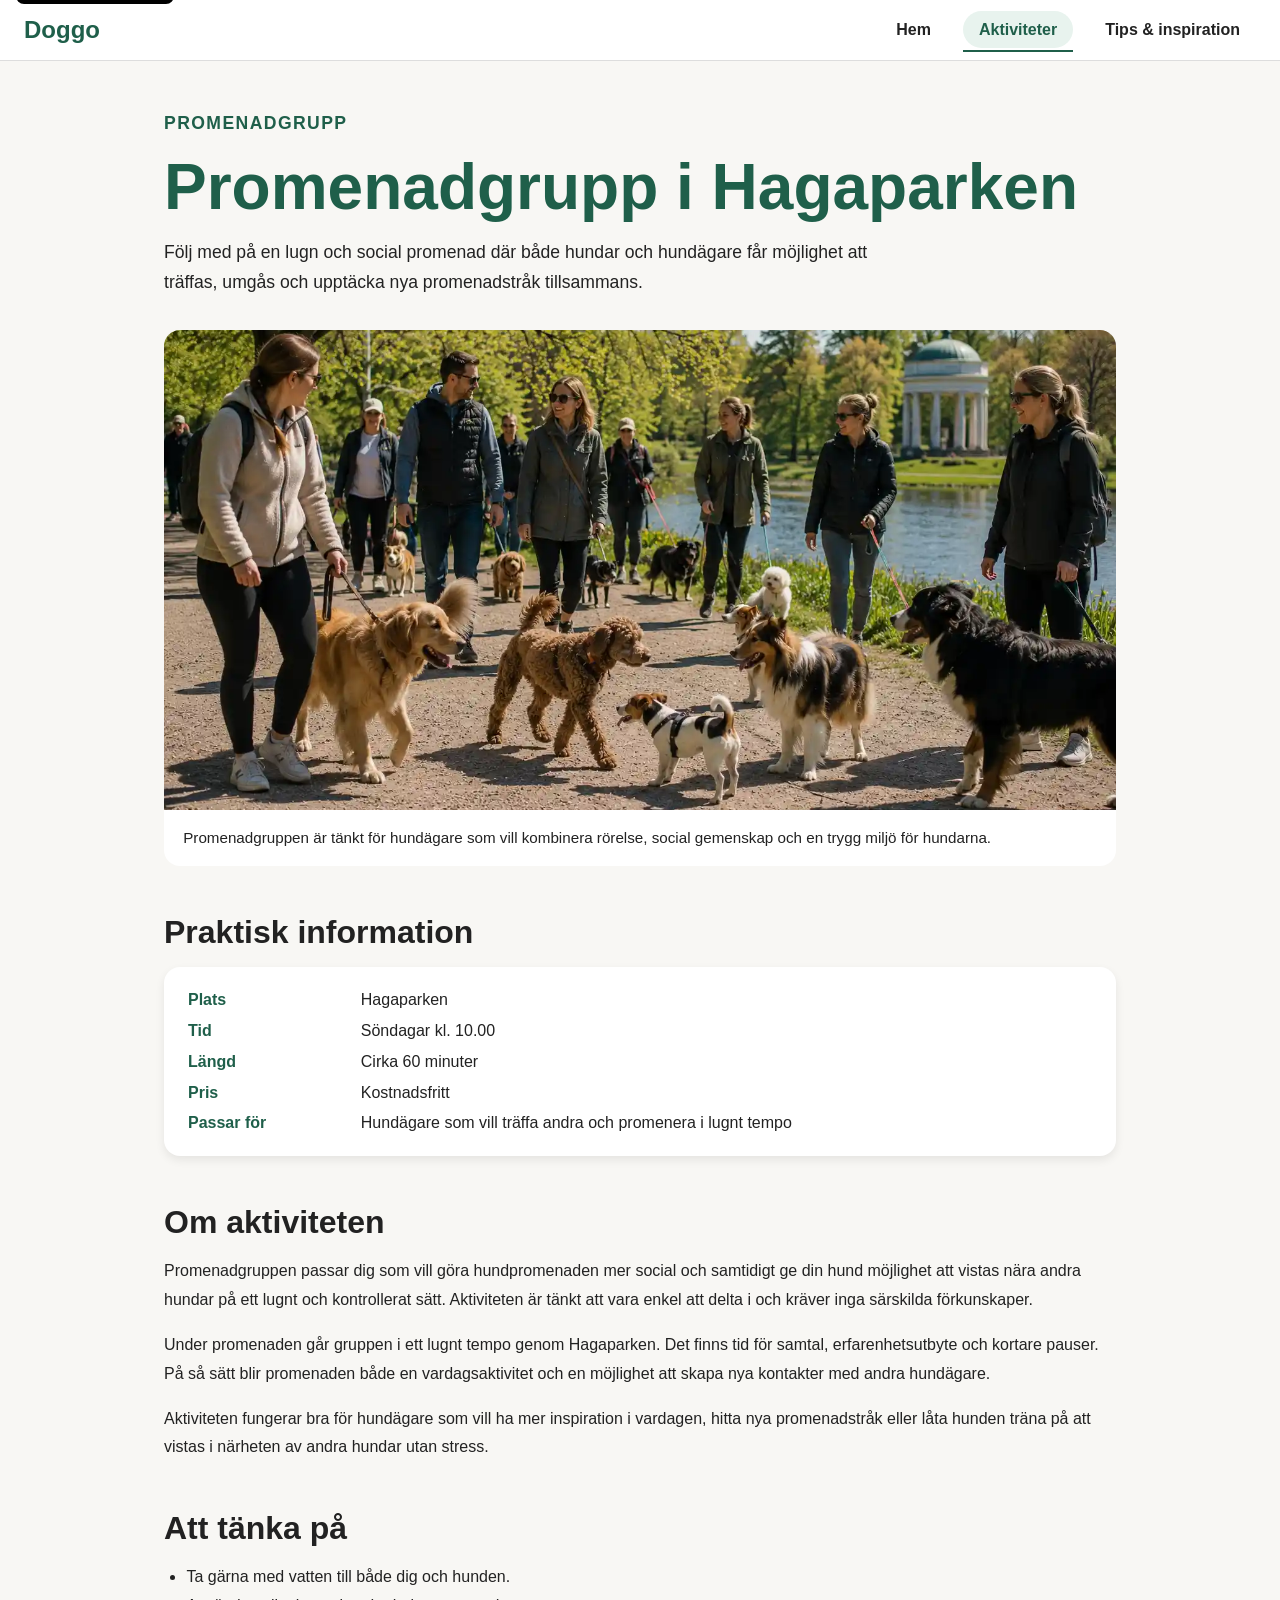
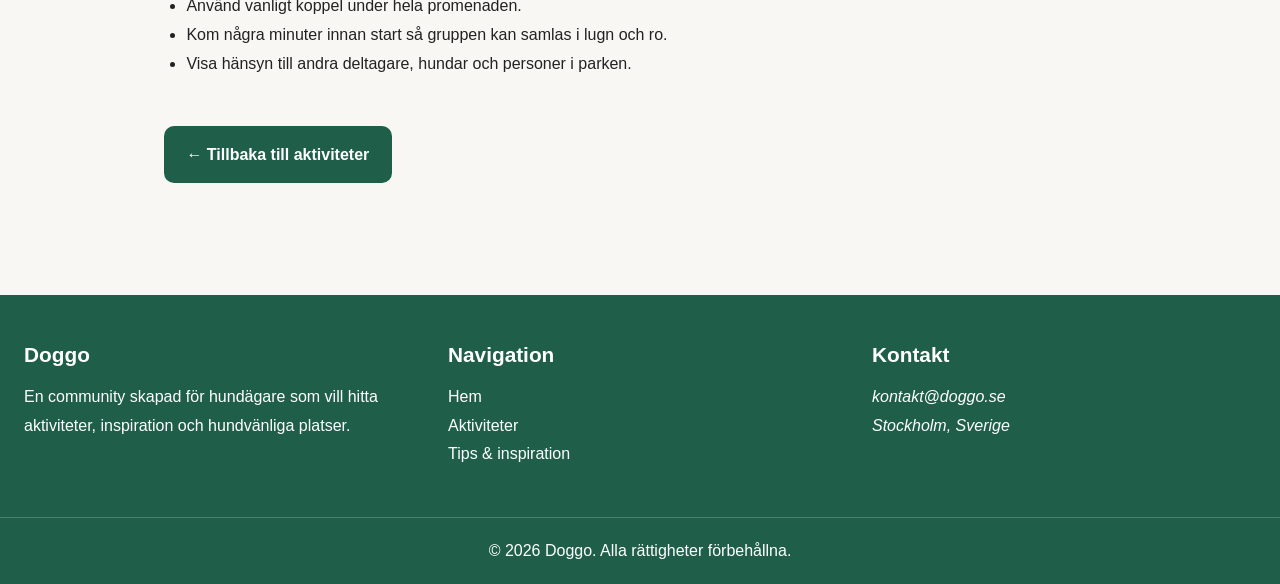
<file: promenadgrupp.html>
<!DOCTYPE html>
<html lang="sv">

<head>
  <meta charset="UTF-8" />
  <meta name="viewport" content="width=device-width, initial-scale=1.0" />

  <!-- SEO: kort beskrivning av detaljsidan -->
  <meta name="description"
    content="Läs mer om promenadgruppen i Hagaparken där hundägare kan träffas, promenera tillsammans och skapa social gemenskap." />

  <title>Promenadgrupp i Hagaparken | Doggo</title>

  <!-- Koppling till CSS-filen -->
  <link rel="stylesheet" href="css/style.css" />
</head>

<body>
  <!-- Skip link för tangentbordsanvändare -->
  <a class="skip-link" href="#main-content">Hoppa till innehåll</a>

  <!-- Header med logotyp och responsiv huvudnavigation -->
  <header class="site-header">
    <a class="logo" href="index.html">Doggo</a>

    <!-- Mobilmeny utan JavaScript -->
    <details class="mobile-menu">
      <summary>☰ Meny</summary>

      <nav aria-label="Mobilnavigation">
        <ul>
          <li><a href="index.html">Hem</a></li>
          <li><a href="aktiviteter.html" aria-current="page">Aktiviteter</a></li>
          <li><a href="tips.html">Tips & inspiration</a></li>
        </ul>
      </nav>
    </details>

    <!-- Desktopnavigation -->
    <nav class="main-nav" aria-label="Huvudnavigation">
      <ul>
        <li><a href="index.html">Hem</a></li>
        <li><a href="aktiviteter.html" aria-current="page">Aktiviteter</a></li>
        <li><a href="tips.html">Tips & inspiration</a></li>
      </ul>
    </nav>
  </header>

  <!-- Huvudinnehåll -->
  <main id="main-content">
    <!-- Detaljsidan använder article eftersom innehållet beskriver en specifik aktivitet -->
    <article class="activity-page">
      <!-- Aktivitetens rubrik och introduktion -->
      <header class="activity-header">
        <p class="eyebrow">Promenadgrupp</p>

        <h1>Promenadgrupp i Hagaparken</h1>

        <p>
          Följ med på en lugn och social promenad där både hundar och
          hundägare får möjlighet att träffas, umgås och upptäcka nya
          promenadstråk tillsammans.
        </p>
      </header>

      <!-- Bild med figcaption -->
      <figure class="activity-figure">
        <img src="assets/images/haga-walk.webp"
          alt="Hundägare promenerar tillsammans med sina hundar i en grön parkmiljö." loading="lazy" />

        <figcaption>
          Promenadgruppen är tänkt för hundägare som vill kombinera rörelse,
          social gemenskap och en trygg miljö för hundarna.
        </figcaption>
      </figure>

      <!-- Praktisk information -->
      <section class="activity-info" aria-labelledby="info-heading">
        <h2 id="info-heading">Praktisk information</h2>

        <dl class="activity-details">
          <dt>Plats</dt>
          <dd>Hagaparken</dd>

          <dt>Tid</dt>
          <dd>Söndagar kl. 10.00</dd>

          <dt>Längd</dt>
          <dd>Cirka 60 minuter</dd>

          <dt>Pris</dt>
          <dd>Kostnadsfritt</dd>

          <dt>Passar för</dt>
          <dd>Hundägare som vill träffa andra och promenera i lugnt tempo</dd>
        </dl>
      </section>

      <!-- Beskrivning av aktiviteten -->
      <section class="activity-description" aria-labelledby="about-heading">
        <h2 id="about-heading">Om aktiviteten</h2>

        <p>
          Promenadgruppen passar dig som vill göra hundpromenaden mer social
          och samtidigt ge din hund möjlighet att vistas nära andra hundar på
          ett lugnt och kontrollerat sätt. Aktiviteten är tänkt att vara enkel
          att delta i och kräver inga särskilda förkunskaper.
        </p>

        <p>
          Under promenaden går gruppen i ett lugnt tempo genom Hagaparken.
          Det finns tid för samtal, erfarenhetsutbyte och kortare pauser. På
          så sätt blir promenaden både en vardagsaktivitet och en möjlighet
          att skapa nya kontakter med andra hundägare.
        </p>

        <p>
          Aktiviteten fungerar bra för hundägare som vill ha mer inspiration
          i vardagen, hitta nya promenadstråk eller låta hunden träna på att
          vistas i närheten av andra hundar utan stress.
        </p>
      </section>

      <!-- Att tänka på -->
      <section class="activity-tips" aria-labelledby="tips-heading">
        <h2 id="tips-heading">Att tänka på</h2>

        <ul>
          <li>Ta gärna med vatten till både dig och hunden.</li>
          <li>Använd vanligt koppel under hela promenaden.</li>
          <li>Kom några minuter innan start så gruppen kan samlas i lugn och ro.</li>
          <li>Visa hänsyn till andra deltagare, hundar och personer i parken.</li>
        </ul>
      </section>

      <!-- Sidans avslutning -->
      <footer class="activity-footer">
        <a class="button" href="aktiviteter.html">← Tillbaka till aktiviteter</a>
      </footer>
    </article>
  </main>

  <!-- Footer -->
  <footer class="site-footer">
    <div class="footer-content">

      <!-- Om Doggo -->
      <section class="footer-section">
        <h2>Doggo</h2>
        <p>
          En community skapad för hundägare som vill hitta aktiviteter,
          inspiration och hundvänliga platser.
        </p>
      </section>

      <!-- Footer-navigation -->
      <nav class="footer-section" aria-label="Sidfotens navigation">
        <h2>Navigation</h2>
        <ul>
          <li><a href="index.html">Hem</a></li>
          <li><a href="aktiviteter.html">Aktiviteter</a></li>
          <li><a href="tips.html">Tips & inspiration</a></li>
        </ul>
      </nav>

      <!-- Kontaktinformation -->
      <section class="footer-section">
        <h2>Kontakt</h2>

        <address>
          <p>
            <a href="mailto:kontakt@doggo.se">kontakt@doggo.se</a>
          </p>

          <p>Stockholm, Sverige</p>
        </address>
      </section>
    </div>

    <div class="footer-bottom">
      <p>&copy; 2026 Doggo. Alla rättigheter förbehållna.</p>
    </div>
  </footer>

</body>

</html>
</file>
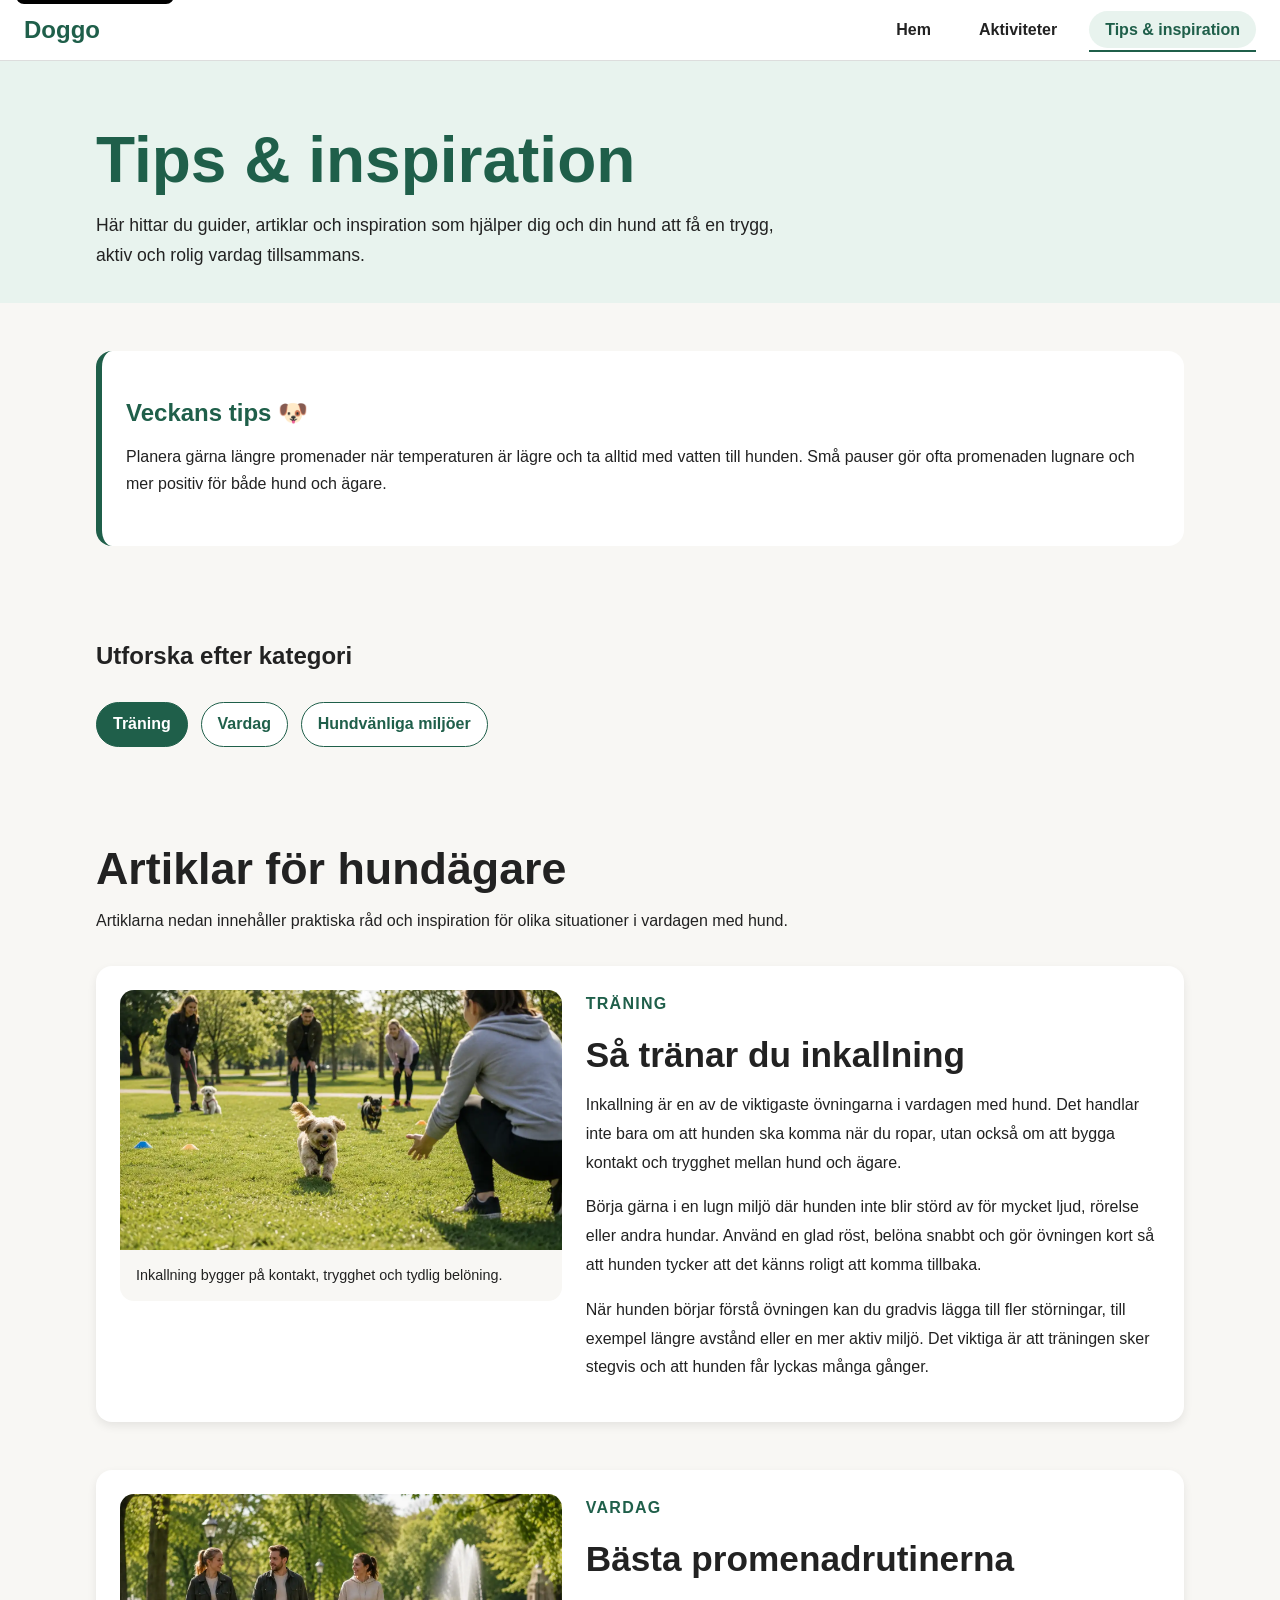
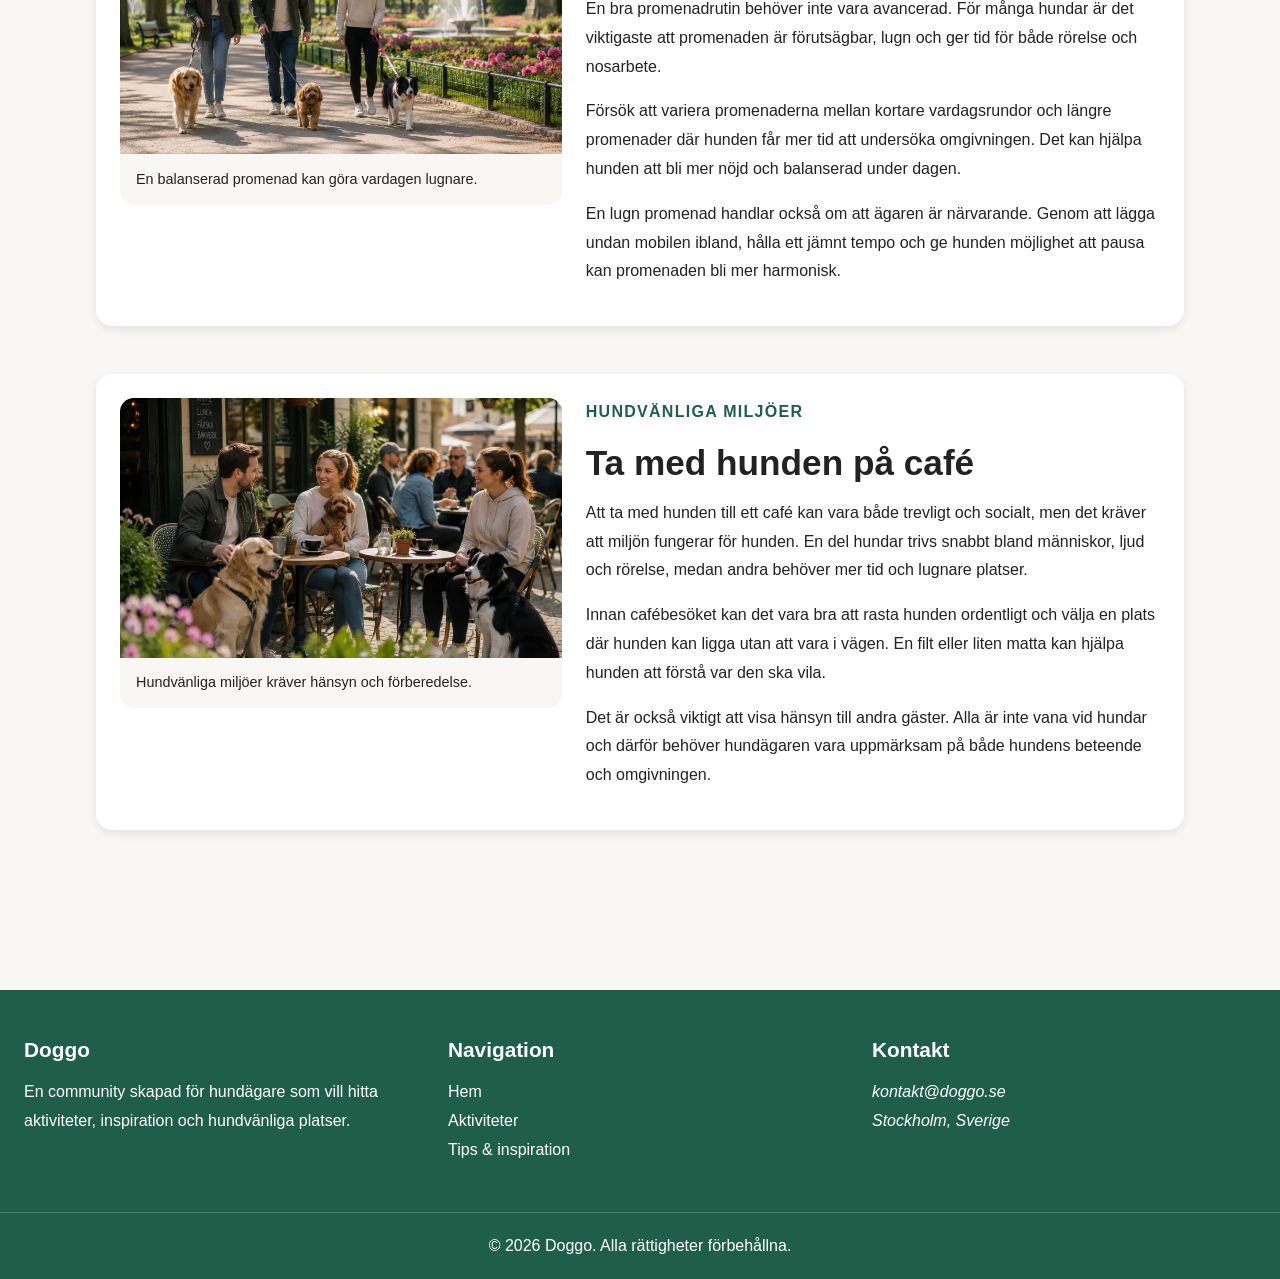
<file: tips.html>
<!DOCTYPE html>
<html lang="sv">

<head>
  <meta charset="UTF-8" />
  <meta name="viewport" content="width=device-width, initial-scale=1.0" />

  <!-- SEO: kort beskrivning av sidan -->
  <meta name="description"
    content="Läs tips och inspiration om hundträning, promenader och hundvänliga miljöer med Doggo." />

  <title>Tips & inspiration | Doggo</title>

  <!-- Koppling till CSS-filen -->
  <link rel="stylesheet" href="css/style.css" />
</head>

<body>
  <!-- Skip link för tangentbordsanvändare -->
  <a class="skip-link" href="#main-content">Hoppa till innehåll</a>

  <!-- Header med logotyp och responsiv huvudnavigation -->
  <header class="site-header">
    <a class="logo" href="index.html">Doggo</a>

    <!-- Mobilmeny utan JavaScript -->
    <details class="mobile-menu">
      <summary>☰ Meny</summary>

      <nav aria-label="Mobilnavigation">
        <ul>
          <li><a href="index.html">Hem</a></li>
          <li><a href="aktiviteter.html">Aktiviteter</a></li>
          <li><a href="tips.html" aria-current="page">Tips & inspiration</a></li>
        </ul>
      </nav>
    </details>

    <!-- Desktopnavigation -->
    <nav class="main-nav" aria-label="Huvudnavigation">
      <ul>
        <li><a href="index.html">Hem</a></li>
        <li><a href="aktiviteter.html">Aktiviteter</a></li>
        <li><a href="tips.html" aria-current="page">Tips & inspiration</a></li>
      </ul>
    </nav>
  </header>

  <!-- Huvudinnehåll -->
  <main id="main-content">
    <!-- Sidans introduktion -->
    <section class="page-hero" aria-labelledby="tips-heading">
      <h1 id="tips-heading">Tips & inspiration</h1>

      <p>
        Här hittar du guider, artiklar och inspiration som hjälper dig och din
        hund att få en trygg, aktiv och rolig vardag tillsammans.
      </p>
    </section>

    <!-- Veckans tips -->
    <aside class="weekly-tip" aria-labelledby="weekly-tip-heading">
      <h2 id="weekly-tip-heading">Veckans tips 🐶</h2>

      <p>
        Planera gärna längre promenader när temperaturen är lägre och ta alltid
        med vatten till hunden. Små pauser gör ofta promenaden lugnare och mer
        positiv för både hund och ägare.
      </p>
    </aside>

    <!-- Kategorier -->
    <section class="filter-section" aria-labelledby="category-heading">
      <h2 id="category-heading">Utforska efter kategori</h2>

      <div class="filter-list" aria-label="Kategorier för tips och inspiration">
        <a class="filter-button active-filter" href="#inkallning">Träning</a>
        <a class="filter-button" href="#promenader">Vardag</a>
        <a class="filter-button" href="#cafe">Hundvänliga miljöer</a>
      </div>
    </section>

    <!-- Artiklar -->
    <section class="tips-articles" aria-labelledby="articles-heading">
      <div class="section-intro">
        <h2 id="articles-heading">Artiklar för hundägare</h2>

        <p>
          Artiklarna nedan innehåller praktiska råd och inspiration för olika
          situationer i vardagen med hund.
        </p>
      </div>

      <!-- Artikel 1 -->
      <article class="article-preview" id="inkallning">
        <figure class="article-figure">
          <img src="assets/images/article1.webp" alt="Hundägare tränar inkallning med små hundar i en park."
            loading="lazy" />

          <figcaption>Inkallning bygger på kontakt, trygghet och tydlig belöning.</figcaption>
        </figure>

        <div class="article-content">
          <p class="eyebrow">Träning</p>

          <h3>Så tränar du inkallning</h3>

          <p>
            Inkallning är en av de viktigaste övningarna i vardagen med hund.
            Det handlar inte bara om att hunden ska komma när du ropar, utan
            också om att bygga kontakt och trygghet mellan hund och ägare.
          </p>

          <p>
            Börja gärna i en lugn miljö där hunden inte blir störd av för
            mycket ljud, rörelse eller andra hundar. Använd en glad röst,
            belöna snabbt och gör övningen kort så att hunden tycker att det
            känns roligt att komma tillbaka.
          </p>

          <p>
            När hunden börjar förstå övningen kan du gradvis lägga till fler
            störningar, till exempel längre avstånd eller en mer aktiv miljö.
            Det viktiga är att träningen sker stegvis och att hunden får
            lyckas många gånger.
          </p>
        </div>
      </article>

      <!-- Artikel 2 -->
      <article class="article-preview" id="promenader">
        <figure class="article-figure">
          <img src="assets/images/article2.webp"
            alt="Hundägare promenerar lugnt tillsammans med sin hund i en grön miljö." loading="lazy" />

          <figcaption>En balanserad promenad kan göra vardagen lugnare.</figcaption>
        </figure>

        <div class="article-content">
          <p class="eyebrow">Vardag</p>

          <h3>Bästa promenadrutinerna</h3>

          <p>
            En bra promenadrutin behöver inte vara avancerad. För många hundar
            är det viktigaste att promenaden är förutsägbar, lugn och ger tid
            för både rörelse och nosarbete.
          </p>

          <p>
            Försök att variera promenaderna mellan kortare vardagsrundor och
            längre promenader där hunden får mer tid att undersöka omgivningen.
            Det kan hjälpa hunden att bli mer nöjd och balanserad under dagen.
          </p>

          <p>
            En lugn promenad handlar också om att ägaren är närvarande. Genom
            att lägga undan mobilen ibland, hålla ett jämnt tempo och ge hunden
            möjlighet att pausa kan promenaden bli mer harmonisk.
          </p>
        </div>
      </article>

      <!-- Artikel 3 -->
      <article class="article-preview" id="cafe">
        <figure class="article-figure">
          <img src="assets/images/article3.webp" alt="Hundägare sitter på ett mysigt café tillsammans med sin hund."
            loading="lazy" />

          <figcaption>Hundvänliga miljöer kräver hänsyn och förberedelse.</figcaption>
        </figure>

        <div class="article-content">
          <p class="eyebrow">Hundvänliga miljöer</p>

          <h3>Ta med hunden på café</h3>

          <p>
            Att ta med hunden till ett café kan vara både trevligt och socialt,
            men det kräver att miljön fungerar för hunden. En del hundar trivs
            snabbt bland människor, ljud och rörelse, medan andra behöver mer
            tid och lugnare platser.
          </p>

          <p>
            Innan cafébesöket kan det vara bra att rasta hunden ordentligt och
            välja en plats där hunden kan ligga utan att vara i vägen. En filt
            eller liten matta kan hjälpa hunden att förstå var den ska vila.
          </p>

          <p>
            Det är också viktigt att visa hänsyn till andra gäster. Alla är
            inte vana vid hundar och därför behöver hundägaren vara uppmärksam
            på både hundens beteende och omgivningen.
          </p>
        </div>
      </article>
    </section>
  </main>

  <!-- Footer -->
  <footer class="site-footer">
    <div class="footer-content">

      <!-- Om Doggo -->
      <section class="footer-section">
        <h2>Doggo</h2>
        <p>
          En community skapad för hundägare som vill hitta aktiviteter,
          inspiration och hundvänliga platser.
        </p>
      </section>

      <!-- Footer-navigation -->
      <nav class="footer-section" aria-label="Sidfotens navigation">
        <h2>Navigation</h2>
        <ul>
          <li><a href="index.html">Hem</a></li>
          <li><a href="aktiviteter.html">Aktiviteter</a></li>
          <li><a href="tips.html">Tips & inspiration</a></li>
        </ul>
      </nav>

      <!-- Kontaktinformation -->
      <section class="footer-section">
        <h2>Kontakt</h2>

        <address>
          <p>
            <a href="mailto:kontakt@doggo.se">kontakt@doggo.se</a>
          </p>

          <p>Stockholm, Sverige</p>
        </address>
      </section>
    </div>

    <div class="footer-bottom">
      <p>&copy; 2026 Doggo. Alla rättigheter förbehållna.</p>
    </div>
  </footer>

</body>

</html>
</file>
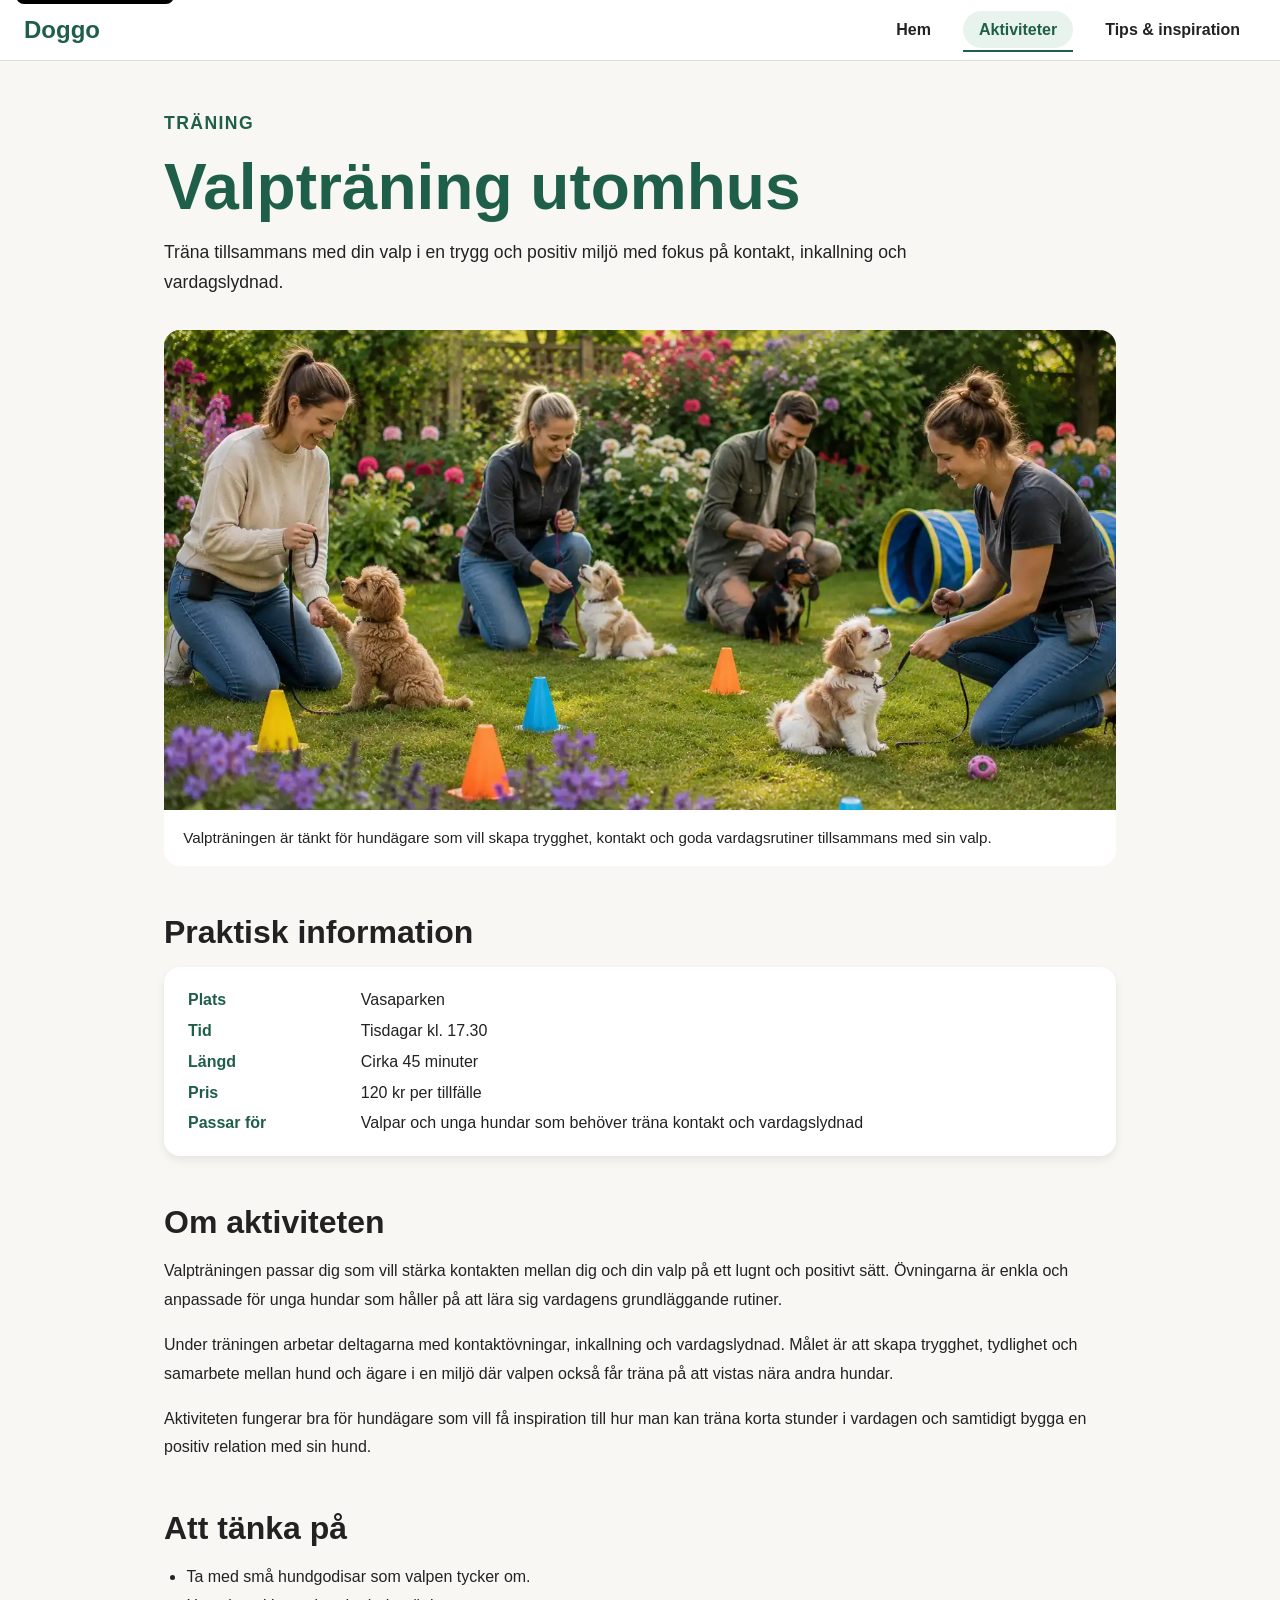
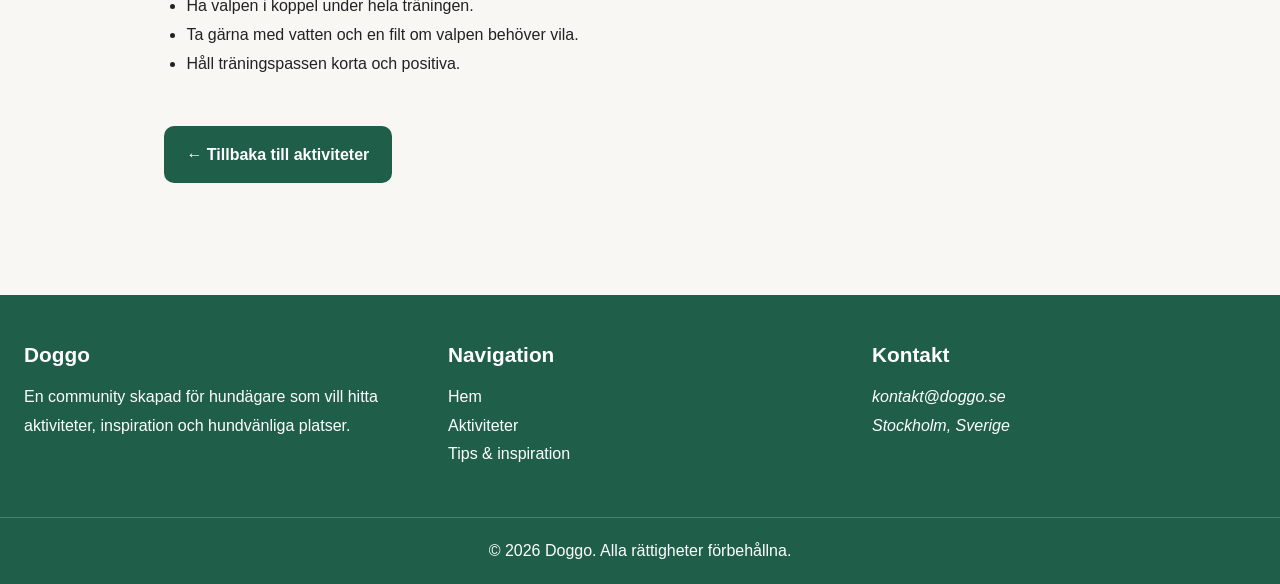
<file: valptraning.html>
<!DOCTYPE html>
<html lang="sv">

<head>
  <meta charset="UTF-8" />
  <meta name="viewport" content="width=device-width, initial-scale=1.0" />

  <!-- SEO: kort beskrivning av detaljsidan -->
  <meta name="description"
    content="Läs mer om valpträning utomhus i Vasaparken med fokus på kontakt, inkallning och vardagslydnad." />

  <title>Valpträning utomhus | Doggo</title>

  <!-- Koppling till CSS-filen -->
  <link rel="stylesheet" href="css/style.css" />
</head>

<body>
  <!-- Skip link för tangentbordsanvändare -->
  <a class="skip-link" href="#main-content">Hoppa till innehåll</a>

  <!-- Header med logotyp och responsiv huvudnavigation -->
  <header class="site-header">
    <a class="logo" href="index.html">Doggo</a>

    <!-- Mobilmeny utan JavaScript -->
    <details class="mobile-menu">
      <summary>☰ Meny</summary>

      <nav aria-label="Mobilnavigation">
        <ul>
          <li><a href="index.html">Hem</a></li>
          <li><a href="aktiviteter.html" aria-current="page">Aktiviteter</a></li>
          <li><a href="tips.html">Tips & inspiration</a></li>
        </ul>
      </nav>
    </details>

    <!-- Desktopnavigation -->
    <nav class="main-nav" aria-label="Huvudnavigation">
      <ul>
        <li><a href="index.html">Hem</a></li>
        <li><a href="aktiviteter.html" aria-current="page">Aktiviteter</a></li>
        <li><a href="tips.html">Tips & inspiration</a></li>
      </ul>
    </nav>
  </header>

  <!-- Huvudinnehåll -->
  <main id="main-content">
    <!-- Detaljsidan använder article eftersom innehållet beskriver en specifik aktivitet -->
    <article class="activity-page">
      <!-- Aktivitetens rubrik och introduktion -->
      <header class="activity-header">
        <p class="eyebrow">Träning</p>

        <h1>Valpträning utomhus</h1>

        <p>
          Träna tillsammans med din valp i en trygg och positiv miljö med fokus på
          kontakt, inkallning och vardagslydnad.
        </p>
      </header>

      <!-- Bild med figcaption -->
      <figure class="activity-figure">
        <img src="assets/images/vasa-puppy-training.webp"
          alt="Valpar tränar tillsammans med sina ägare utomhus i en park." loading="lazy" />

        <figcaption>
          Valpträningen är tänkt för hundägare som vill skapa trygghet, kontakt och
          goda vardagsrutiner tillsammans med sin valp.
        </figcaption>
      </figure>

      <!-- Praktisk information -->
      <section class="activity-info" aria-labelledby="info-heading">
        <h2 id="info-heading">Praktisk information</h2>

        <dl class="activity-details">
          <dt>Plats</dt>
          <dd>Vasaparken</dd>

          <dt>Tid</dt>
          <dd>Tisdagar kl. 17.30</dd>

          <dt>Längd</dt>
          <dd>Cirka 45 minuter</dd>

          <dt>Pris</dt>
          <dd>120 kr per tillfälle</dd>

          <dt>Passar för</dt>
          <dd>Valpar och unga hundar som behöver träna kontakt och vardagslydnad</dd>
        </dl>
      </section>

      <!-- Beskrivning av aktiviteten -->
      <section class="activity-description" aria-labelledby="about-heading">
        <h2 id="about-heading">Om aktiviteten</h2>

        <p>
          Valpträningen passar dig som vill stärka kontakten mellan dig och din valp
          på ett lugnt och positivt sätt. Övningarna är enkla och anpassade för unga
          hundar som håller på att lära sig vardagens grundläggande rutiner.
        </p>

        <p>
          Under träningen arbetar deltagarna med kontaktövningar, inkallning och
          vardagslydnad. Målet är att skapa trygghet, tydlighet och samarbete mellan
          hund och ägare i en miljö där valpen också får träna på att vistas nära
          andra hundar.
        </p>

        <p>
          Aktiviteten fungerar bra för hundägare som vill få inspiration till hur man
          kan träna korta stunder i vardagen och samtidigt bygga en positiv relation
          med sin hund.
        </p>
      </section>

      <!-- Att tänka på -->
      <section class="activity-tips" aria-labelledby="tips-heading">
        <h2 id="tips-heading">Att tänka på</h2>

        <ul>
          <li>Ta med små hundgodisar som valpen tycker om.</li>
          <li>Ha valpen i koppel under hela träningen.</li>
          <li>Ta gärna med vatten och en filt om valpen behöver vila.</li>
          <li>Håll träningspassen korta och positiva.</li>
        </ul>
      </section>

      <!-- Sidans avslutning -->
      <footer class="activity-footer">
        <a class="button" href="aktiviteter.html">← Tillbaka till aktiviteter</a>
      </footer>
    </article>
  </main>

  <!-- Footer -->
  <footer class="site-footer">
    <div class="footer-content">

      <!-- Om Doggo -->
      <section class="footer-section">
        <h2>Doggo</h2>
        <p>
          En community skapad för hundägare som vill hitta aktiviteter,
          inspiration och hundvänliga platser.
        </p>
      </section>

      <!-- Footer-navigation -->
      <nav class="footer-section" aria-label="Sidfotens navigation">
        <h2>Navigation</h2>
        <ul>
          <li><a href="index.html">Hem</a></li>
          <li><a href="aktiviteter.html">Aktiviteter</a></li>
          <li><a href="tips.html">Tips & inspiration</a></li>
        </ul>
      </nav>

      <!-- Kontaktinformation -->
      <section class="footer-section">
        <h2>Kontakt</h2>

        <address>
          <p>
            <a href="mailto:kontakt@doggo.se">kontakt@doggo.se</a>
          </p>

          <p>Stockholm, Sverige</p>
        </address>
      </section>
    </div>

    <div class="footer-bottom">
      <p>&copy; 2026 Doggo. Alla rättigheter förbehållna.</p>
    </div>
  </footer>

</body>

</html>
</file>
<file: css/style.css>
/* Grundinställningar */
* {
    margin: 0;
    padding: 0;
    box-sizing: border-box;
}

html {
    scroll-behavior: smooth;
}

body {
    font-family: Arial, sans-serif;
    background-color: #f8f7f4;
    color: #222;
}

/* Tillgänglighet - Skip link */
.skip-link {
    position: absolute;
    inset-block-start: -40px;
    inset-inline-start: 1rem;
    z-index: 1000;
    padding-block: 0.8rem;
    padding-inline: 1rem;
    background-color: #000;
    color: #fff;
    border-radius: 8px;
    text-decoration: none;
}

.skip-link:focus {
    inset-block-start: 1rem;
}

/* Header och navigation */
.site-header {
    display: flex;
    justify-content: space-between;
    align-items: center;
    padding-block: 1rem;
    padding-inline: 1.5rem;
    background-color: #fff;
    border-block-end: 1px solid #ddd;
}

/* Mobilmeny */
.mobile-menu {
    position: relative;
}

.mobile-menu summary {
    padding-block: 0.7rem;
    padding-inline: 1rem;
    border-radius: 999px;
    background-color: #1f5f4a;
    color: #fff;
    font-weight: 700;
    cursor: pointer;
    list-style: none;
}

.mobile-menu summary::-webkit-details-marker {
    display: none;
}

.mobile-menu summary:focus {
    outline: 3px solid #000;
    outline-offset: 3px;
}

.mobile-menu nav {
    position: absolute;
    inset-block-start: calc(100% + 0.8rem);
    inset-inline-end: 0;
    z-index: 100;
    min-inline-size: 13.75rem;
    padding: 1rem;
    border-radius: 1rem;
    background-color: #fff;
    box-shadow: 0 10px 25px rgb(0 0 0 / 15%);
}

.mobile-menu ul {
    list-style: none;
}

.mobile-menu li+li {
    margin-block-start: 0.8rem;
}

.mobile-menu a {
    display: block;
    padding-block: 0.7rem;
    padding-inline: 0.8rem;
    border-radius: 10px;
    color: #222;
    font-weight: 700;
    text-decoration: none;
}

.mobile-menu a:hover,
.mobile-menu a:focus,
.mobile-menu a[aria-current="page"] {
    background-color: #e8f3ee;
    color: #1f5f4a;
}

/* Desktopnavigation är gömd på mobil */
.main-nav {
    display: none;
}

.logo {
    font-size: 1.5rem;
    font-weight: 800;
    color: #1f5f4a;
    text-decoration: none;
}

.main-nav ul {
    display: flex;
    gap: 1rem;
    list-style: none;
}

.main-nav a {
    color: #222;
    font-weight: 600;
    text-decoration: none;
    padding-block: 0.6rem;
    padding-inline: 1rem;
    border-radius: 999px;
    transition: all .3s ease;
}

.main-nav a:hover,
.main-nav a:focus {
    color: #1f5f4a;
    text-decoration: underline;
}

.main-nav a {
    position: relative;
}

.main-nav a::after {
    content: "";
    position: absolute;
    left: 0;
    bottom: -4px;
    inline-size: 0;
    block-size: 2px;
    background: currentColor;
    transition: width .3s ease;
}

.main-nav a:hover::after,
.main-nav a:focus::after {
    inline-size: 100%;
}

/* Aktiv sida i huvudnavigationen */
.main-nav a[aria-current="page"] {
    background-color: #e8f3ee;
    color: #1f5f4a;
    font-weight: 700;
}

.main-nav a[aria-current="page"]::after {
    inline-size: 100%;
}

/* Hero */
.hero {
    display: flex;
    align-items: center;
    min-height: 75vh;
    padding-block: 4rem;
    padding-inline: 1.5rem;
    background-image: linear-gradient(rgb(0 0 0 / 48%),
            rgb(0 0 0 / 48%)),
        url("../assets/images/hero.webp");
    background-size: cover;
    background-position: center;
    color: #fff;
}

.hero-content {
    max-inline-size: 40.625rem;
    /* 650px */
}

.hero h1 {
    margin-bottom: 1rem;
    font-size: clamp(2.2rem, 6vw, 4.5rem);
    line-height: 1.1;
}

.hero p {
    margin-bottom: 2rem;
    max-inline-size: 32.5rem; /* 520px */
    font-size: 1.1rem;
    line-height: 1.7;
}

/* Knappar och länkar som knapp */
.button {
    display: inline-block;
    padding-block: 1.2rem;
    padding-inline: 1.4rem;
    border-radius: 10px;
    background-color: #1f5f4a;
    color: #fff;
    font-weight: 700;
    text-decoration: none;
}

.button:hover,
.button:focus {
    background-color: #174536;
    outline: 3px solid #000;
    outline-offset: 3px;
}

.button,
.secondary-button,
.filter-button {
    transition:
        background-color 0.25s ease,
        color .25s ease,
        transform 0.25s ease;
}

.button:hover,
.secondary-button:hover,
.filter-button:hover {
    transform: translateY(-2px);
}

/* Sektioner och kort */
.featured-activities {
    padding-block: 4rem;
    padding-inline: 1.5rem;
}

.section-intro {
    max-inline-size: 700px;
    margin-block-end: 2rem;
}

.section-intro h2 {
    margin-block-end: 0.8rem;
    font-size: clamp(1.8rem, 4vw, 2.8rem);
}

.section-intro p {
    line-height: 1.7;
}

.card-grid {
    display: grid;
    gap: 2rem;
}

/* Aktivitetskort */
.card {
    overflow: hidden;
    background-color: #fff;
    border-radius: 1rem;
    box-shadow: 0 4px 10px rgb(0 0 0 / 8%);
}

.card-image {
    inline-size: 100%;
    block-size: 13.75rem; /* 220px */
    display: block;
    object-fit: cover;
}

.card-content {
    padding: 1.5rem;
}

.card-content h3 {
    margin-block-end: 1rem;
    font-size: 1.3rem;
}

.card-content p {
    margin-block-end: 1.5rem;
    line-height: 1.7;
}

/* Små mikrointeraktioner */
.card-image,
.article-figure img,
.activity-figure img {
    transition:
        transform 0.35s ease,
        filter 0.35s ease;
}

.card:hover .card-image,
.article-preview:hover .article-figure img,
.activity-figure:hover img {
    transform: scale(1.04);
    filter: brightness(1.05);
}

.card,
.article-preview {
    transition:
        transform .3s ease,
        box-shadow .3s ease;
}

.card:hover,
.article-preview:hover {
    transform: translateY(-6px);
    box-shadow: 0 18px 35px rgb(0 0 0 / 15%);
}

/* Sidrubriker för undersidor */
.page-hero {
    padding-block: 4rem;
    padding-inline: 1.5rem;
    padding-block-end: 2rem;
    background-color: #e8f3ee;
}

.page-hero h1 {
    margin-block-end: 1rem;
    font-size: clamp(2.2rem, 6vw, 4rem);
    line-height: 1.1;
    color: #1f5f4a;
}

.page-hero p {
    max-inline-size: 700px;
    font-size: 1.1rem;
    line-height: 1.7;
}

/* Verktyg, sökfält och filter */
.activity-tools,
.filter-section,
.activities-list,
.map-section,
.weekly-tip,
.tips-articles {
    padding-block: 3rem;
    padding-inline: 1.5rem;
}

.search-form {
    max-inline-size: 700px;
}

.search-form label {
    display: block;
    margin-block-end: .8rem;
    font-size: 0.9rem;
    font-weight: 600;
    color: #555;
}

.search-row {
    display: flex;
    flex-direction: column;
    gap: 1rem;
}

.search-row input {
    inline-size: 100%;
    padding-block: 1rem;
    padding-inline: 1rem;
    border: 1px solid #ccc;
    border-radius: 10px;
    font-size: 1rem;
}

.search-row input,
.search-row .button {
    min-height: 54px;
}

.search-row input:focus {
    outline: 3px solid #1f5f4a;
    outline-offset: 3px;
}

.secondary-button,
.filter-button {
    display: inline-block;
    margin-top: 2rem;
    padding-block: 0.8rem;
    padding-inline: 1rem;
    border: 1px solid #1f5f4a;
    border-radius: 999px;
    background-color: #fff;
    color: #1f5f4a;
    font-weight: 700;
    text-decoration: none;
}

.filter-list {
    display: flex;
    flex-wrap: wrap;
    gap: 0.8rem;
}

.active-filter,
.secondary-button:hover,
.secondary-button:focus,
.filter-button:hover,
.filter-button:focus {
    background-color: #1f5f4a;
    color: #fff;
}

/* Extra information i aktivitetskort */
.card-info {
    margin-block-end: 1.5rem;
    padding-inline-start: 1.2rem;
    line-height: 1.7;
}

/* Karta */
.map-wrapper {
    position: relative;
    overflow: hidden;
    border-radius: 16px;
    background-color: #ddd;
}

.map-wrapper figcaption {
    padding-block: 1rem;
    padding-inline: 1rem;
    font-size: 0.95rem;
    line-height: 1.6;
    background-color: #ffffff;
}

.map-image {
    inline-size: 100%;
    min-block-size: 280px;
    display: block;
    object-fit: cover;
}

.map-pin {
    position: absolute;
    padding-block: 0.6rem;
    padding-inline: 0.9rem;
    border-radius: 999px;
    background-color: #fff;
    color: #222;
    font-size: 0.9rem;
    font-weight: 700;
    text-decoration: none;
    box-shadow: 0 4px 10px rgb(0 0 0 / 8%);
}

.map-pin span {
    display: block;
    margin-block-start: 0.2rem;
    font-size: 0.75rem;
    font-weight: 400;
}

.pin-one {
    inset-inline-start: 8%;
    inset-block-start: 35%;
}

.pin-two {
    inset-inline-end: 8%;
    inset-block-end: 20%;
}

/* Detaljsidor för aktiviteter */
.activity-page {
    max-inline-size: 62.5rem;
    /* 1000px */
    margin-inline: auto;
    padding-block: 3rem;
    padding-inline: 1.5rem;
}

.activity-header {
    margin-block-end: 2rem;
}

.eyebrow {
    margin-block-end: 0.8rem;
    color: #1f5f4a;
    font-weight: 800;
    text-transform: uppercase;
    letter-spacing: 0.08em;
}

.activity-header h1 {
    margin-block-end: 1rem;
    font-size: clamp(2.2rem, 6vw, 4rem);
    line-height: 1.1;
    color: #1f5f4a;
}

.activity-header p {
    max-inline-size: 46.875rem;
    /* 750px */
    font-size: 1.1rem;
    line-height: 1.7;
}

.activity-figure {
    margin-block-end: 3rem;
    overflow: hidden;
    border-radius: 1rem;
    background-color: #fff;
}

.activity-figure img {
    display: block;
    inline-size: 100%;
    max-block-size: 30rem;
    /* 480px */
    object-fit: cover;
}

.activity-figure figcaption {
    padding-block: 1rem;
    padding-inline: 1.2rem;
    font-size: 0.95rem;
    line-height: 1.6;
}

.activity-info,
.activity-description,
.activity-tips,
.activity-program {
    margin-block-end: 3rem;
}

.activity-info h2,
.activity-description h2,
.activity-tips h2,
.activity-program h2 {
    margin-block-end: 1rem;
    font-size: clamp(1.5rem, 4vw, 2rem);
}

.activity-description p {
    margin-block-end: 1rem;
    line-height: 1.8;
}

.activity-tips ul,
.activity-program ol {
    padding-inline-start: 1.4rem;
    line-height: 1.8;
}

.activity-details {
    display: grid;
    gap: 0.8rem;
    padding-block: 1.5rem;
    padding-inline: 1.5rem;
    border-radius: 1rem;
    /* 16px */
    background-color: #fff;
    box-shadow: 0 4px 10px rgb(0 0 0 / 8%);
}

.activity-details dt {
    font-weight: 800;
    color: #1f5f4a;
}

.activity-details dd {
    margin-block-end: 0.8rem;
}

.activity-footer {
    margin-block-start: 3rem;
}

/* Tips och inspiration */
.weekly-tip {
    margin-block: 3rem;
    margin-inline: 1.5rem;
    border-inline-start: 6px solid #1f5f4a;
    border-radius: 1rem;
    background-color: #fff;
}

.weekly-tip h2 {
    margin-block-end: 1rem;
    color: #1f5f4a;
}

.weekly-tip p {
    line-height: 1.7;
}

.article-preview {
    display: grid;
    gap: 1.5rem;
    margin-block-end: 3rem;
    padding: 1.5rem;
    border-radius: 1rem;
    background-color: #fff;
    box-shadow: 0 4px 10px rgb(0 0 0 / 8%);
}

.article-figure {
    overflow: hidden;
    border-radius: 14px;
    background-color: #f8f7f4;
}

.article-figure img {
    display: block;
    inline-size: 100%;
    block-size: 16.25rem;
    /* 260px */
    object-fit: cover;
}

.article-figure figcaption {
    padding-block: 0.9rem;
    padding-inline: 1rem;
    font-size: 0.9rem;
    line-height: 1.5;
}

.article-content h3 {
    margin-block-end: 1rem;
    font-size: clamp(1.5rem, 4vw, 2.2rem);
}

.article-content p {
    margin-block-end: 1rem;
    line-height: 1.8;
}

/* Footer */
.site-footer {
    margin-block-start: 4rem;
    background-color: #1f5f4a;
    color: #fff;
}

.footer-content {
    display: grid;
    gap: 2.5rem;
    padding-block: 3rem;
    padding-inline: 1.5rem;
}

.footer-section h2 {
    margin-block-end: 1rem;
    font-size: 1.3rem;
}

.footer-section p,
.footer-section li {
    line-height: 1.8;
}

.footer-section ul {
    list-style: none;
}

.footer-section a {
    color: #fff;
    text-decoration: none;
}

.footer-section a:hover,
.footer-section a:focus {
    text-decoration: underline;
}

.footer-bottom {
    padding: 1.5rem;
    border-block-start: 1px solid rgb(255 255 255 / 0.2);
    text-align: center;
}

.footer-bottom p {
    margin: 0;
}

/* Tablet*/
@media (min-width: 48rem) {

    /* Tablet/desktopmenyn: visar vanlig nav och gömmer mobilmeny */
    .mobile-menu {
        display: none;
    }

    .main-nav {
        display: block;
    }

    /* Två kolumner för kort  */
    .card-grid {
        grid-template-columns: repeat(2, 1fr);
    }

    .search-row {
        flex-direction: row;
    }

    .search-row input {
        flex: 1;
    }

    .activity-details {
        grid-template-columns: 160px 1fr;
    }

    .activity-details dd {
        margin-block-end: 0;
    }

    .article-preview {
        grid-template-columns: 1fr 1.3fr;
        align-items: start;
    }

    /* footer */
    .footer-content {
        grid-template-columns: repeat(2, 1fr);
        align-items: start;
    }
}

/* Desktop*/
@media (min-width: 64rem) {
    .featured-activities {
        padding-block: 5rem;
        padding-inline: 6rem;
    }

    /* Tre kolumner för kort */
    .card-grid {
        grid-template-columns: repeat(3, 1fr);
    }

    .page-hero,
    .activity-tools,
    .filter-section,
    .activities-list,
    .map-section,
    .tips-articles {
        padding-inline: 6rem;
    }

    .weekly-tip {
        margin-inline: 6rem;
    }

    .map-image {
        max-block-size: 26.25rem; /* 420px */
    }

    /* footer */
    .footer-content {
        grid-template-columns: repeat(3, 1fr);
        align-items: start;
    }

}

/* Reduced motion */
@media (prefers-reduced-motion: reduce) {
    * {
        scroll-behavior: auto;
        transition: none !important;
        animation: none !important;
    }
}
</file>
